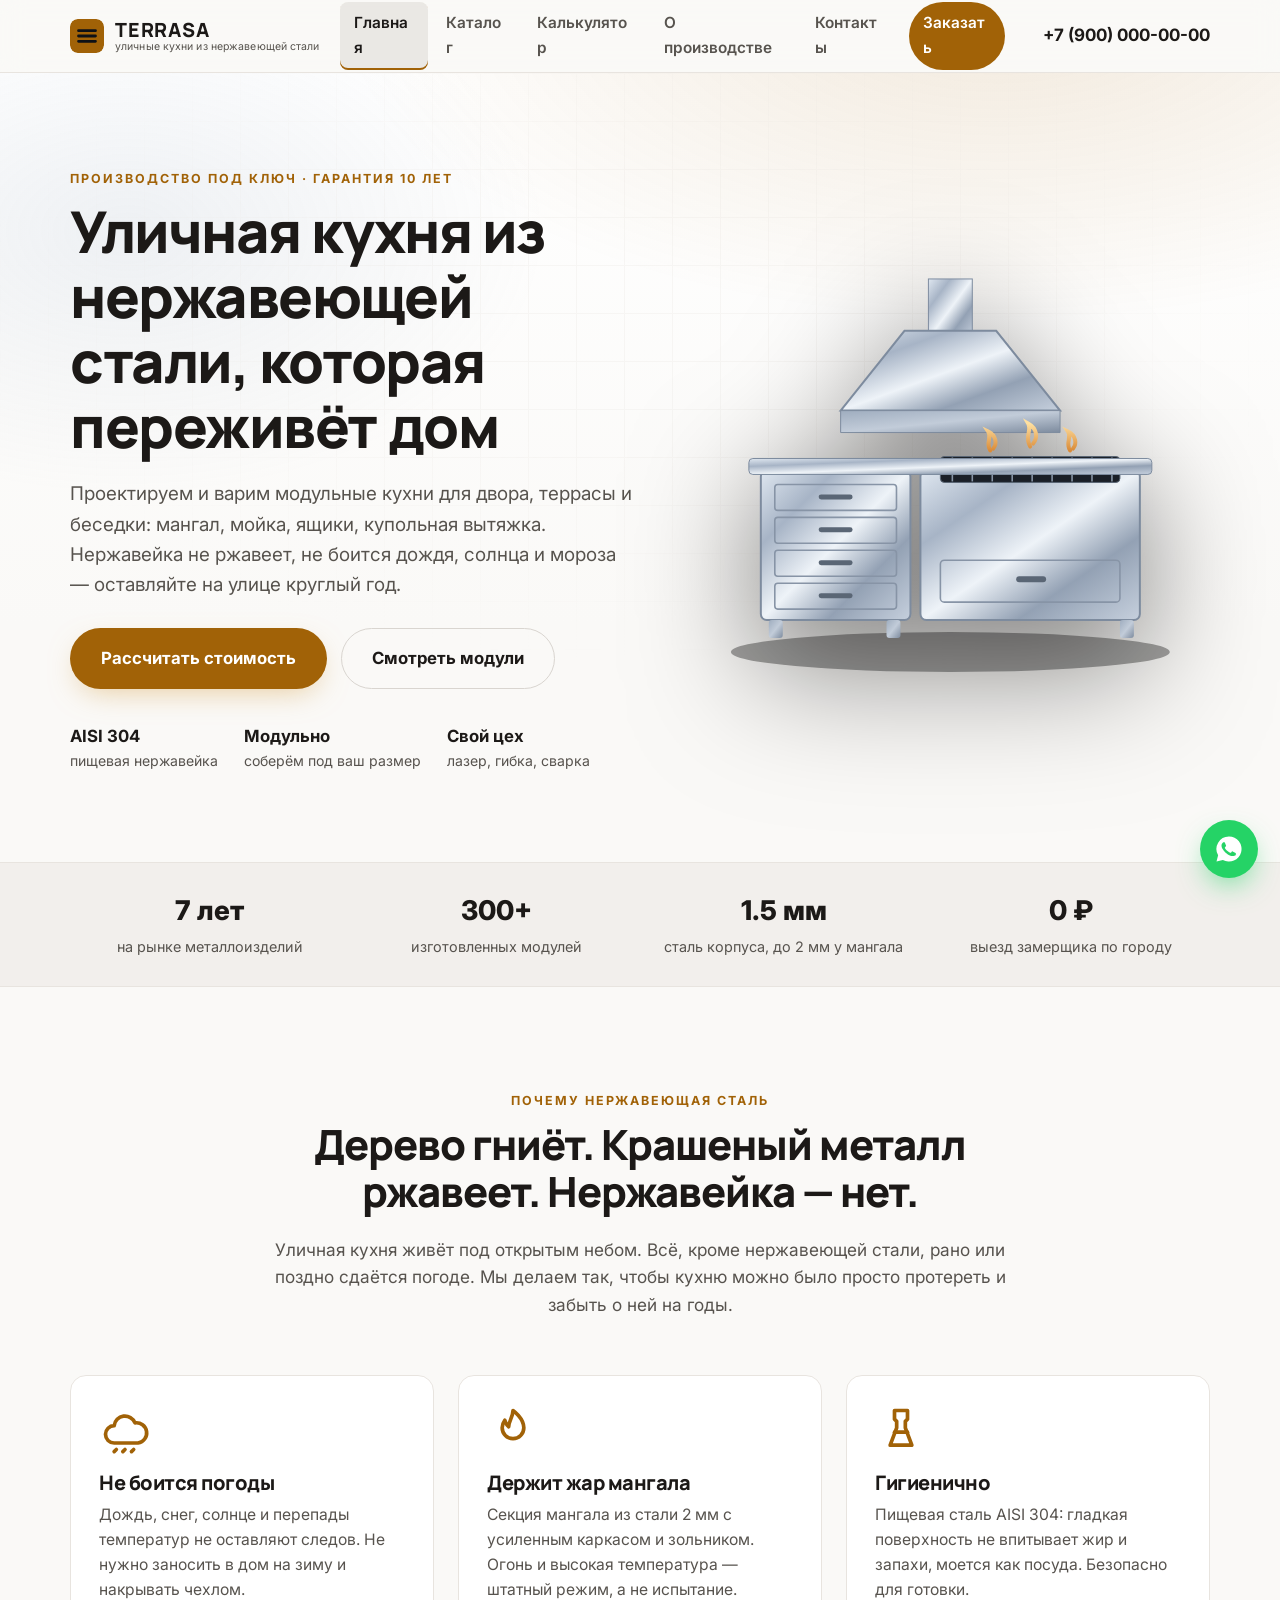
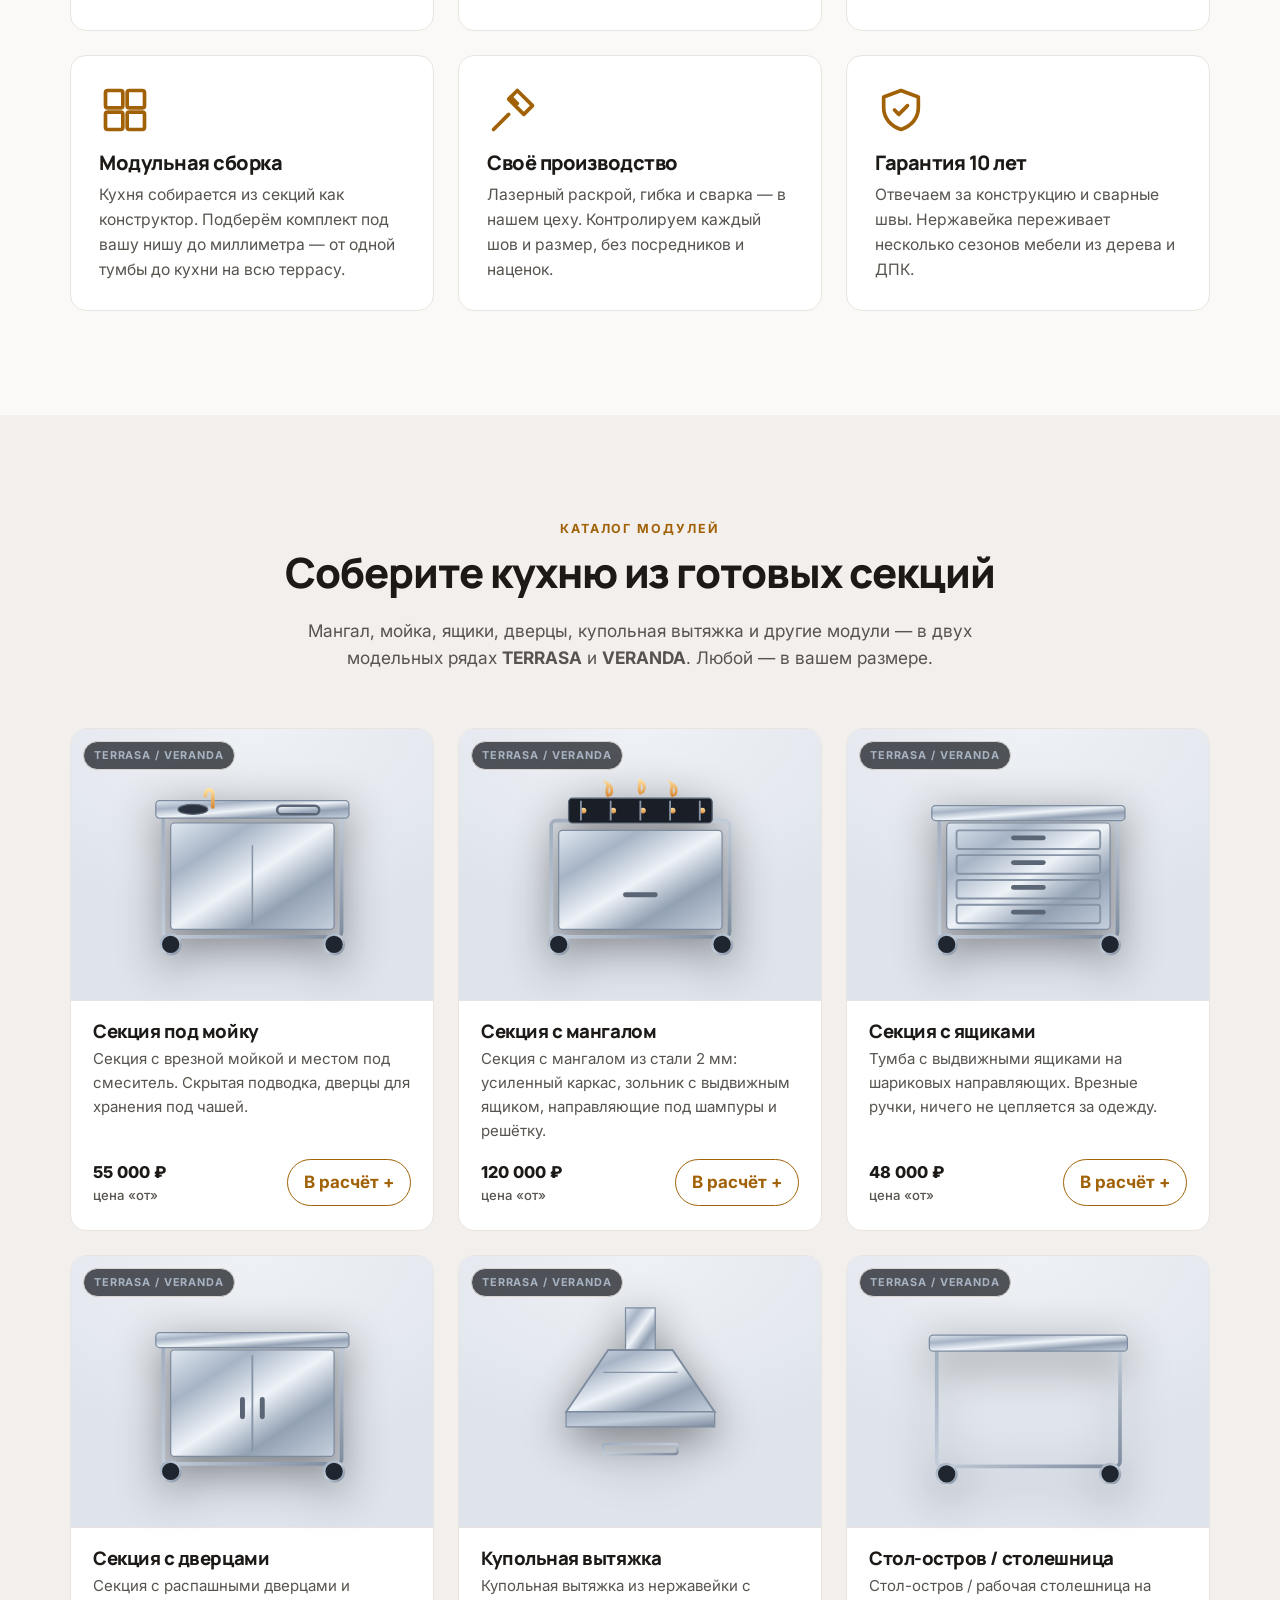
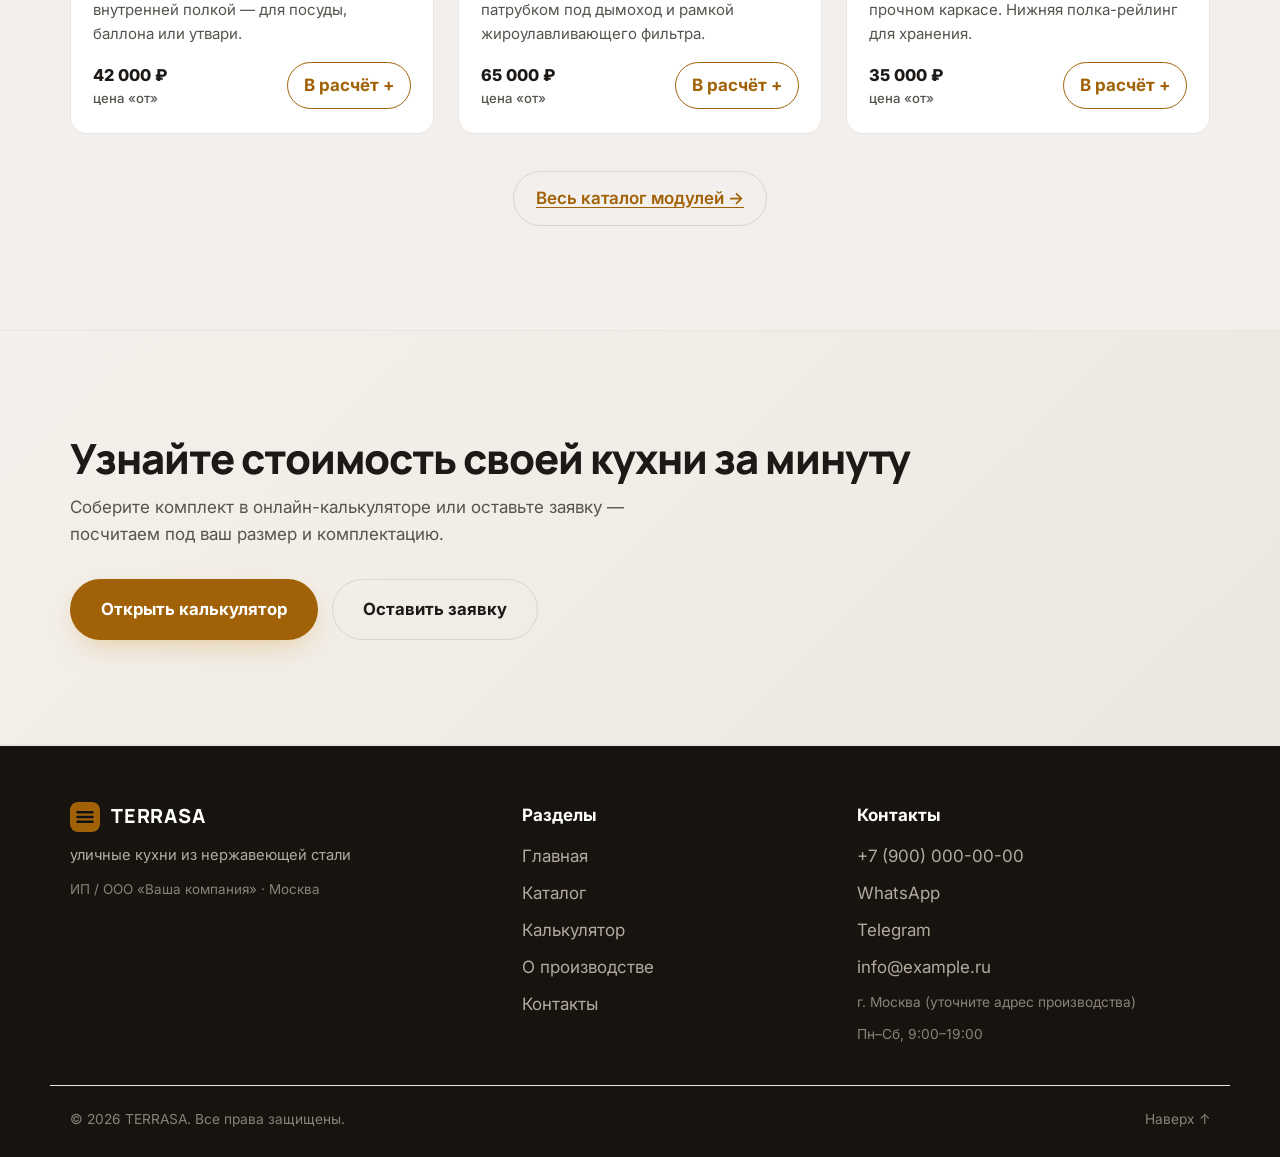
<file: website/index.html>
<!DOCTYPE html>
<html lang="ru">
<head>
  <meta charset="UTF-8" />
  <meta name="viewport" content="width=device-width, initial-scale=1.0" />
  <title>TERRASA — уличные кухни из нержавеющей стали на заказ</title>
  <meta name="description" content="Производство и продажа уличных кухонь из нержавеющей стали: секции с мангалом, мойкой, ящиками, купольные вытяжки. Не боятся дождя, солнца и мороза. Гарантия 10 лет." />
  <meta name="theme-color" content="#17130f" />
  <meta property="og:title" content="TERRASA — уличные кухни из нержавеющей стали" />
  <meta property="og:description" content="Модульные уличные кухни из нержавейки: мангал, мойка, вытяжка. Служат десятилетиями под открытым небом." />
  <meta property="og:type" content="website" />
  <link rel="icon" href="data:image/svg+xml,%3Csvg xmlns='http://www.w3.org/2000/svg' viewBox='0 0 32 32'%3E%3Crect width='32' height='32' rx='7' fill='%230e1116'/%3E%3Cpath d='M8 21h16M8 16h16M8 11h16' stroke='%23d7a44f' stroke-width='2.4' stroke-linecap='round'/%3E%3C/svg%3E" />
  <link rel="stylesheet" href="css/styles.css" />
</head>
<body id="top">
<div id="siteHeader"></div>

<main>
  <!-- ГЕРОЙ -->
  <section class="hero">
    <div class="hero-bg" aria-hidden="true"></div>
    <div class="container hero-inner">
      <div class="hero-text">
        <p class="eyebrow">Производство под ключ · Гарантия <span data-site="warranty">10 лет</span></p>
        <h1>Уличная кухня из нержавеющей стали, которая переживёт дом</h1>
        <p class="lead">
          Проектируем и варим модульные кухни для двора, террасы и беседки:
          мангал, мойка, ящики, купольная вытяжка. Нержавейка не ржавеет,
          не боится дождя, солнца и мороза — оставляйте на улице круглый год.
        </p>
        <div class="hero-actions">
          <a href="calculator.html" class="btn btn-primary btn-lg">Рассчитать стоимость</a>
          <a href="catalog.html" class="btn btn-ghost btn-lg">Смотреть модули</a>
        </div>
        <ul class="hero-badges">
          <li><b>AISI 304</b><span>пищевая нержавейка</span></li>
          <li><b>Модульно</b><span>соберём под ваш размер</span></li>
          <li><b>Свой цех</b><span>лазер, гибка, сварка</span></li>
        </ul>
      </div>
      <div class="hero-art" aria-hidden="true"><div id="heroArt"></div></div>
    </div>
  </section>

  <!-- ТРАСТБАР -->
  <section class="trustbar">
    <div class="container trustbar-inner">
      <div><b>7&nbsp;лет</b><span>на рынке металлоизделий</span></div>
      <div><b>300+</b><span>изготовленных модулей</span></div>
      <div><b>1.5&nbsp;мм</b><span>сталь корпуса, до&nbsp;2&nbsp;мм у мангала</span></div>
      <div><b>0&nbsp;₽</b><span>выезд замерщика по городу</span></div>
    </div>
  </section>

  <!-- ПРЕИМУЩЕСТВА -->
  <section class="section" id="advantages">
    <div class="container">
      <div class="section-head">
        <p class="eyebrow">Почему нержавеющая сталь</p>
        <h2>Дерево гниёт. Крашеный металл ржавеет. Нержавейка — нет.</h2>
        <p class="section-sub">Уличная кухня живёт под открытым небом. Всё, кроме нержавеющей стали, рано или поздно сдаётся погоде. Мы делаем так, чтобы кухню можно было просто протереть и забыть о ней на годы.</p>
      </div>
      <div class="cards adv-cards">
        <article class="card adv"><div class="adv-ico" data-icon="weather"></div><h3>Не боится погоды</h3><p>Дождь, снег, солнце и перепады температур не оставляют следов. Не нужно заносить в дом на зиму и накрывать чехлом.</p></article>
        <article class="card adv"><div class="adv-ico" data-icon="fire"></div><h3>Держит жар мангала</h3><p>Секция мангала из стали 2&nbsp;мм с усиленным каркасом и зольником. Огонь и высокая температура — штатный режим, а не испытание.</p></article>
        <article class="card adv"><div class="adv-ico" data-icon="hygiene"></div><h3>Гигиенично</h3><p>Пищевая сталь AISI&nbsp;304: гладкая поверхность не впитывает жир и запахи, моется как посуда. Безопасно для готовки.</p></article>
        <article class="card adv"><div class="adv-ico" data-icon="modular"></div><h3>Модульная сборка</h3><p>Кухня собирается из секций как конструктор. Подберём комплект под вашу нишу до миллиметра — от одной тумбы до кухни на всю террасу.</p></article>
        <article class="card adv"><div class="adv-ico" data-icon="weld"></div><h3>Своё производство</h3><p>Лазерный раскрой, гибка и сварка — в нашем цеху. Контролируем каждый шов и размер, без посредников и наценок.</p></article>
        <article class="card adv"><div class="adv-ico" data-icon="shield"></div><h3>Гарантия 10 лет</h3><p>Отвечаем за конструкцию и сварные швы. Нержавейка переживает несколько сезонов мебели из дерева и ДПК.</p></article>
      </div>
    </div>
  </section>

  <!-- ТИЗЕР КАТАЛОГА -->
  <section class="section section-alt">
    <div class="container">
      <div class="section-head">
        <p class="eyebrow">Каталог модулей</p>
        <h2>Соберите кухню из готовых секций</h2>
        <p class="section-sub">Мангал, мойка, ящики, дверцы, купольная вытяжка и другие модули — в двух модельных рядах <b>TERRASA</b> и <b>VERANDA</b>. Любой — в вашем размере.</p>
      </div>
      <div class="cards catalog-cards" id="featuredGrid"></div>
      <p class="catalog-note"><a href="catalog.html" class="btn btn-ghost">Весь каталог модулей →</a></p>
    </div>
  </section>

  <!-- CTA -->
  <section class="section cta-band">
    <div class="container cta-inner">
      <div>
        <h2>Узнайте стоимость своей кухни за минуту</h2>
        <p>Соберите комплект в онлайн-калькуляторе или оставьте заявку — посчитаем под ваш размер и комплектацию.</p>
      </div>
      <div class="cta-actions">
        <a href="calculator.html" class="btn btn-primary btn-lg">Открыть калькулятор</a>
        <a href="contacts.html" class="btn btn-ghost btn-lg">Оставить заявку</a>
      </div>
    </div>
  </section>
</main>

<div id="siteFooter"></div>
<script src="js/config.js"></script>
<script src="js/app.js"></script>
</body>
</html>
</file>
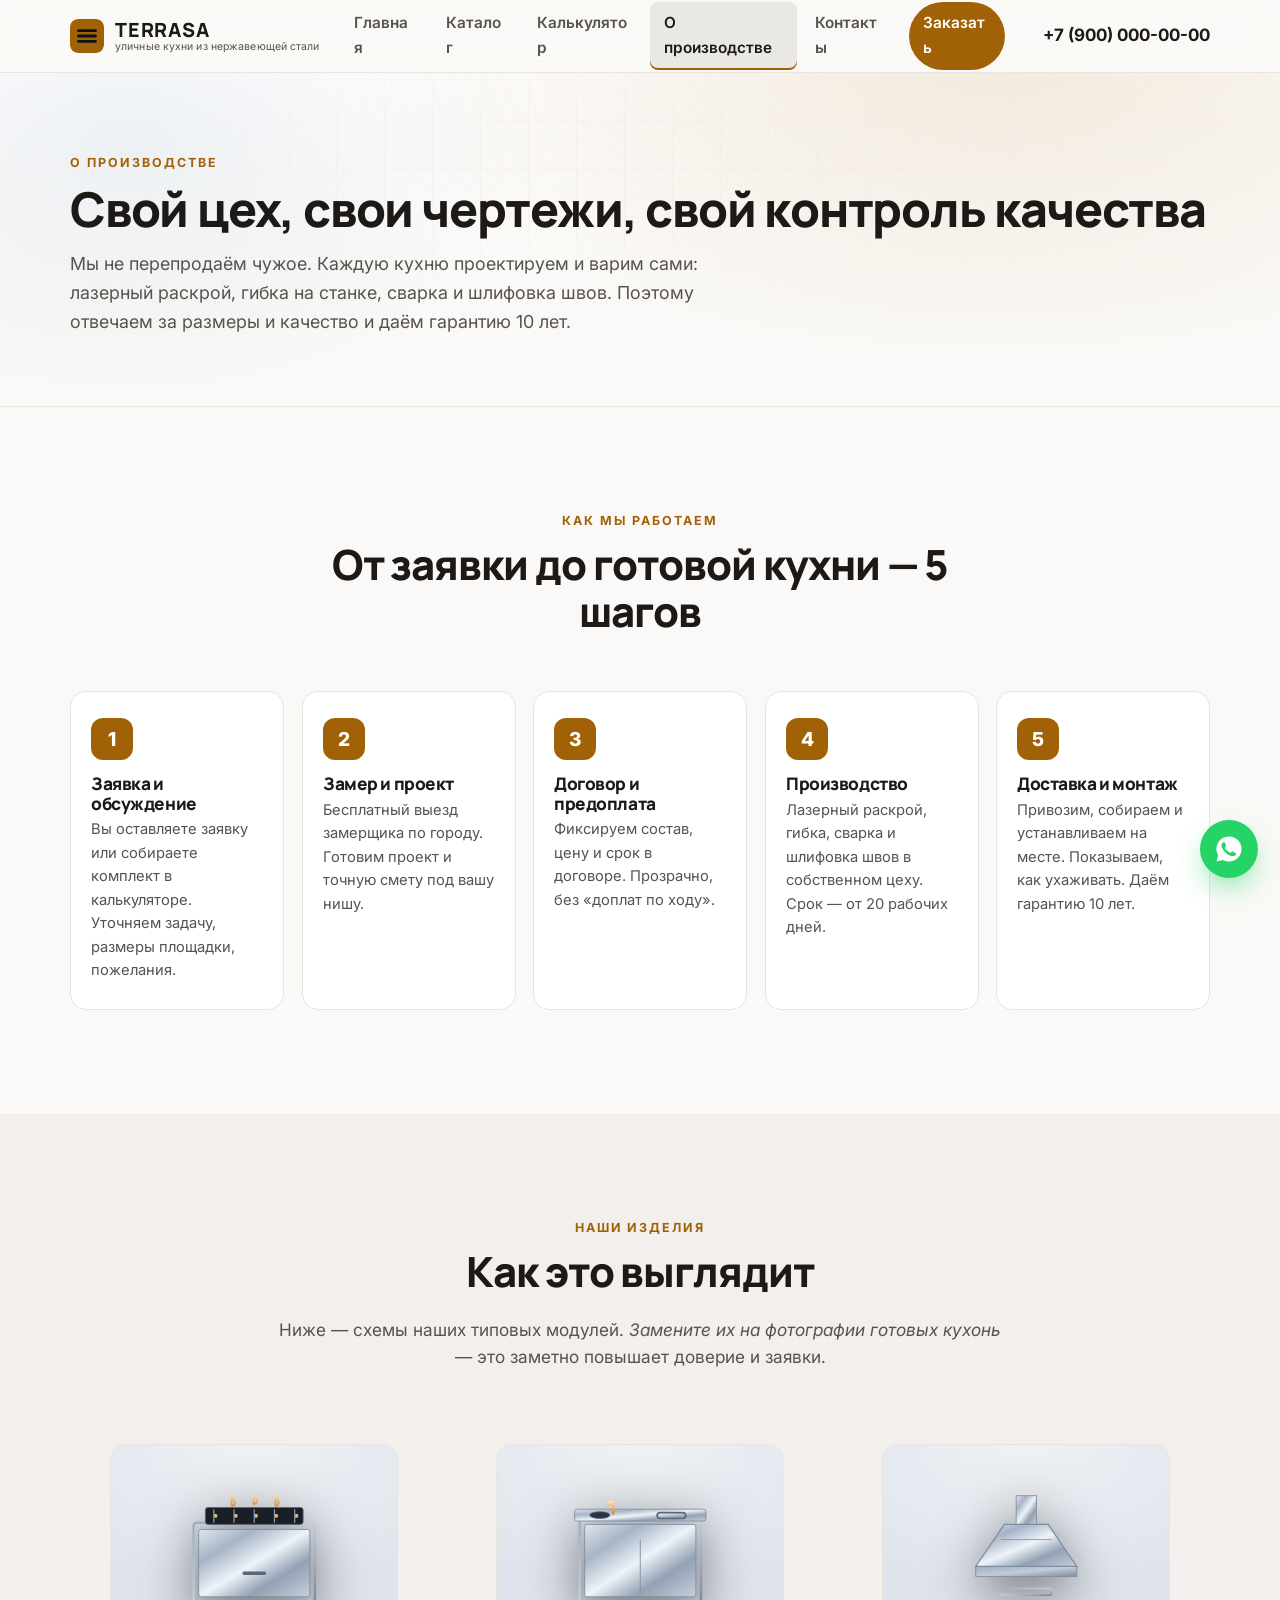
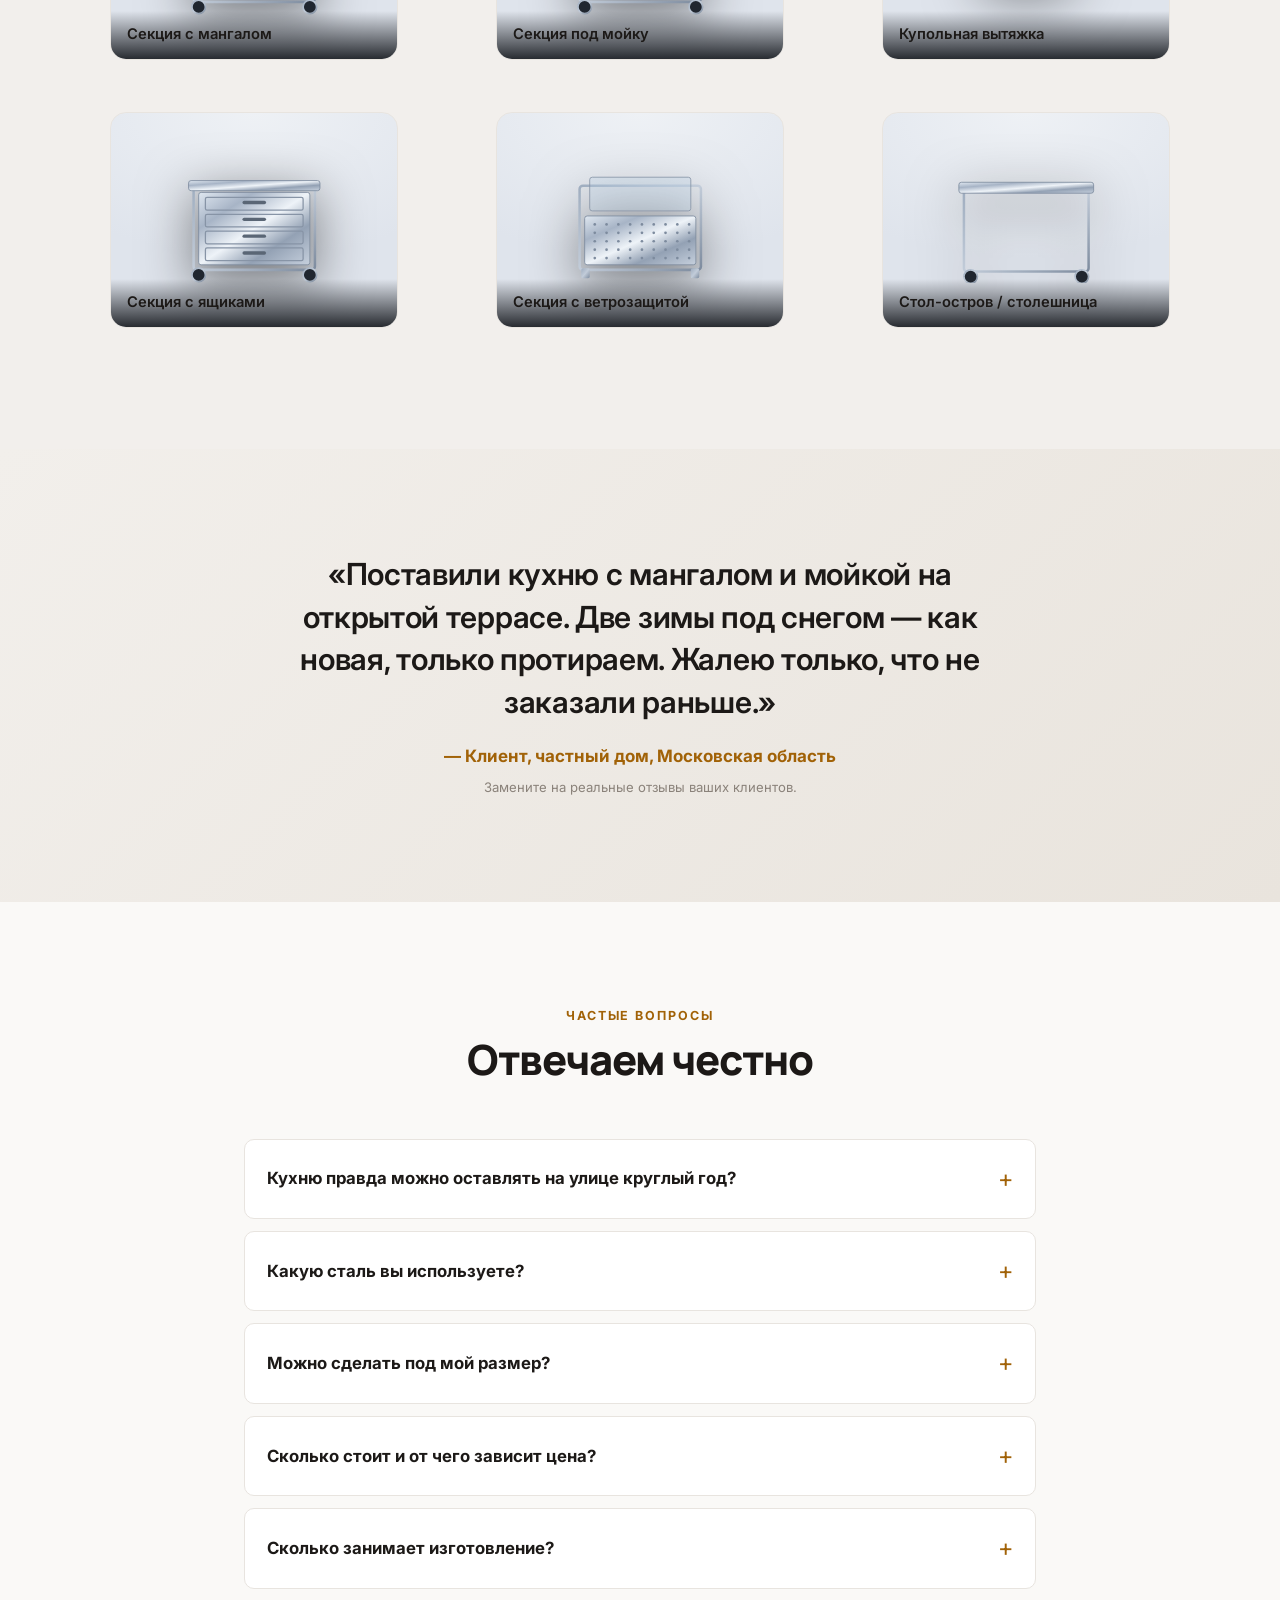
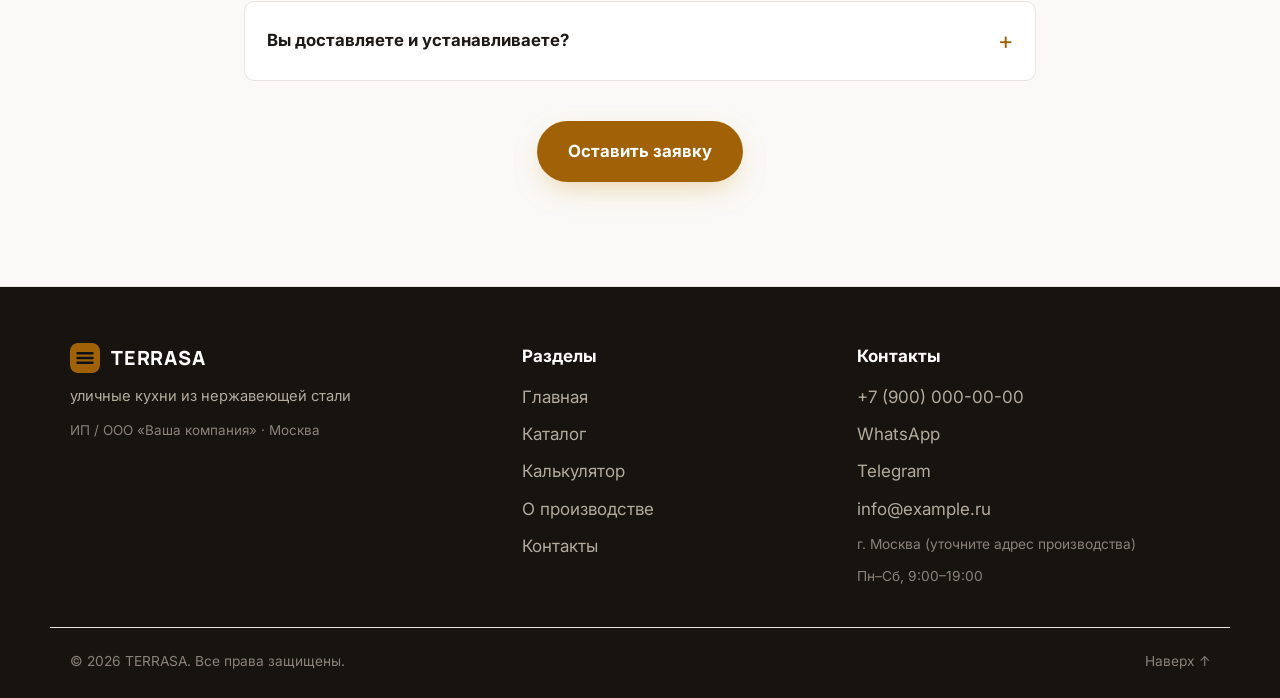
<file: website/about.html>
<!DOCTYPE html>
<html lang="ru">
<head>
  <meta charset="UTF-8" />
  <meta name="viewport" content="width=device-width, initial-scale=1.0" />
  <title>О производстве и как мы работаем | TERRASA</title>
  <meta name="description" content="Собственное производство уличных кухонь из нержавеющей стали: лазерный раскрой, гибка, сварка. Как проходит заказ — от замера до монтажа. Частые вопросы и гарантия 10 лет." />
  <meta name="theme-color" content="#17130f" />
  <link rel="icon" href="data:image/svg+xml,%3Csvg xmlns='http://www.w3.org/2000/svg' viewBox='0 0 32 32'%3E%3Crect width='32' height='32' rx='7' fill='%230e1116'/%3E%3Cpath d='M8 21h16M8 16h16M8 11h16' stroke='%23d7a44f' stroke-width='2.4' stroke-linecap='round'/%3E%3C/svg%3E" />
  <link rel="stylesheet" href="css/styles.css" />
</head>
<body id="top">
<div id="siteHeader"></div>

<main>
  <section class="page-hero">
    <div class="hero-bg" aria-hidden="true"></div>
    <div class="container">
      <p class="eyebrow">О производстве</p>
      <h1>Свой цех, свои чертежи, свой контроль качества</h1>
      <p class="lead">Мы не перепродаём чужое. Каждую кухню проектируем и варим сами: лазерный раскрой, гибка на станке, сварка и шлифовка швов. Поэтому отвечаем за размеры и качество и даём гарантию <span data-site="warranty">10 лет</span>.</p>
    </div>
  </section>

  <!-- КАК РАБОТАЕМ -->
  <section class="section" id="process">
    <div class="container">
      <div class="section-head">
        <p class="eyebrow">Как мы работаем</p>
        <h2>От заявки до готовой кухни — 5 шагов</h2>
      </div>
      <ol class="steps">
        <li class="step"><span class="step-num">1</span><h3>Заявка и обсуждение</h3><p>Вы оставляете заявку или собираете комплект в калькуляторе. Уточняем задачу, размеры площадки, пожелания.</p></li>
        <li class="step"><span class="step-num">2</span><h3>Замер и проект</h3><p>Бесплатный выезд замерщика по городу. Готовим проект и точную смету под вашу нишу.</p></li>
        <li class="step"><span class="step-num">3</span><h3>Договор и предоплата</h3><p>Фиксируем состав, цену и срок в договоре. Прозрачно, без «доплат по ходу».</p></li>
        <li class="step"><span class="step-num">4</span><h3>Производство</h3><p>Лазерный раскрой, гибка, сварка и шлифовка швов в собственном цеху. Срок — <span data-site="leadTime">от 20 рабочих дней</span>.</p></li>
        <li class="step"><span class="step-num">5</span><h3>Доставка и монтаж</h3><p>Привозим, собираем и устанавливаем на месте. Показываем, как ухаживать. Даём гарантию <span data-site="warranty">10 лет</span>.</p></li>
      </ol>
    </div>
  </section>

  <!-- ГАЛЕРЕЯ -->
  <section class="section section-alt" id="gallery">
    <div class="container">
      <div class="section-head">
        <p class="eyebrow">Наши изделия</p>
        <h2>Как это выглядит</h2>
        <p class="section-sub">Ниже — схемы наших типовых модулей. <em>Замените их на фотографии готовых кухонь</em> — это заметно повышает доверие и заявки.</p>
      </div>
      <div class="gallery-grid" id="galleryGrid"></div>
    </div>
  </section>

  <!-- ЦИТАТА -->
  <section class="section section-quote">
    <div class="container quote-inner">
      <blockquote>«Поставили кухню с мангалом и мойкой на открытой террасе. Две зимы под снегом — как новая, только протираем. Жалею только, что не заказали раньше.»</blockquote>
      <p class="quote-author">— Клиент, частный дом, Московская область</p>
      <p class="quote-hint">Замените на реальные отзывы ваших клиентов.</p>
    </div>
  </section>

  <!-- FAQ -->
  <section class="section" id="faq">
    <div class="container faq-container">
      <div class="section-head">
        <p class="eyebrow">Частые вопросы</p>
        <h2>Отвечаем честно</h2>
      </div>
      <div class="faq">
        <details class="faq-item"><summary>Кухню правда можно оставлять на улице круглый год?</summary><div class="faq-body"><p>Да. Нержавеющая сталь не ржавеет и не боится влаги, мороза и солнца. Заносить в дом или накрывать не нужно. Достаточно иногда протирать поверхность.</p></div></details>
        <details class="faq-item"><summary>Какую сталь вы используете?</summary><div class="faq-body"><p>Пищевую нержавеющую сталь AISI 304. Корпус — обычно 1.0–1.5 мм, секция мангала и детали, работающие в огне, — 2 мм с усиленным каркасом из профильной трубы.</p></div></details>
        <details class="faq-item"><summary>Можно сделать под мой размер?</summary><div class="faq-body"><p>Да, это наша основная работа. Кухня модульная: подбираем состав и размеры секций под вашу нишу до миллиметра. Работаем и по индивидуальным чертежам.</p></div></details>
        <details class="faq-item"><summary>Сколько стоит и от чего зависит цена?</summary><div class="faq-body"><p>Цена зависит от состава кухни, размеров, толщины стали и оснащения (мойка, вытяжка, мангал). Прикинуть порядок суммы можно в <a href="calculator.html">калькуляторе</a>, точную смету дадим после замера.</p></div></details>
        <details class="faq-item"><summary>Сколько занимает изготовление?</summary><div class="faq-body"><p>Обычно <span data-site="leadTime">от 20 рабочих дней</span> в зависимости от загрузки цеха и сложности комплекта. Точный срок фиксируем в договоре.</p></div></details>
        <details class="faq-item"><summary>Вы доставляете и устанавливаете?</summary><div class="faq-body"><p>Да. Привозим, собираем и устанавливаем на месте, показываем правила ухода. По удалённым адресам доставку рассчитываем отдельно.</p></div></details>
      </div>

      <div class="cta-inline">
        <a href="contacts.html" class="btn btn-primary btn-lg">Оставить заявку</a>
      </div>
    </div>
  </section>
</main>

<div id="siteFooter"></div>
<script src="js/config.js"></script>
<script src="js/app.js"></script>
</body>
</html>
</file>
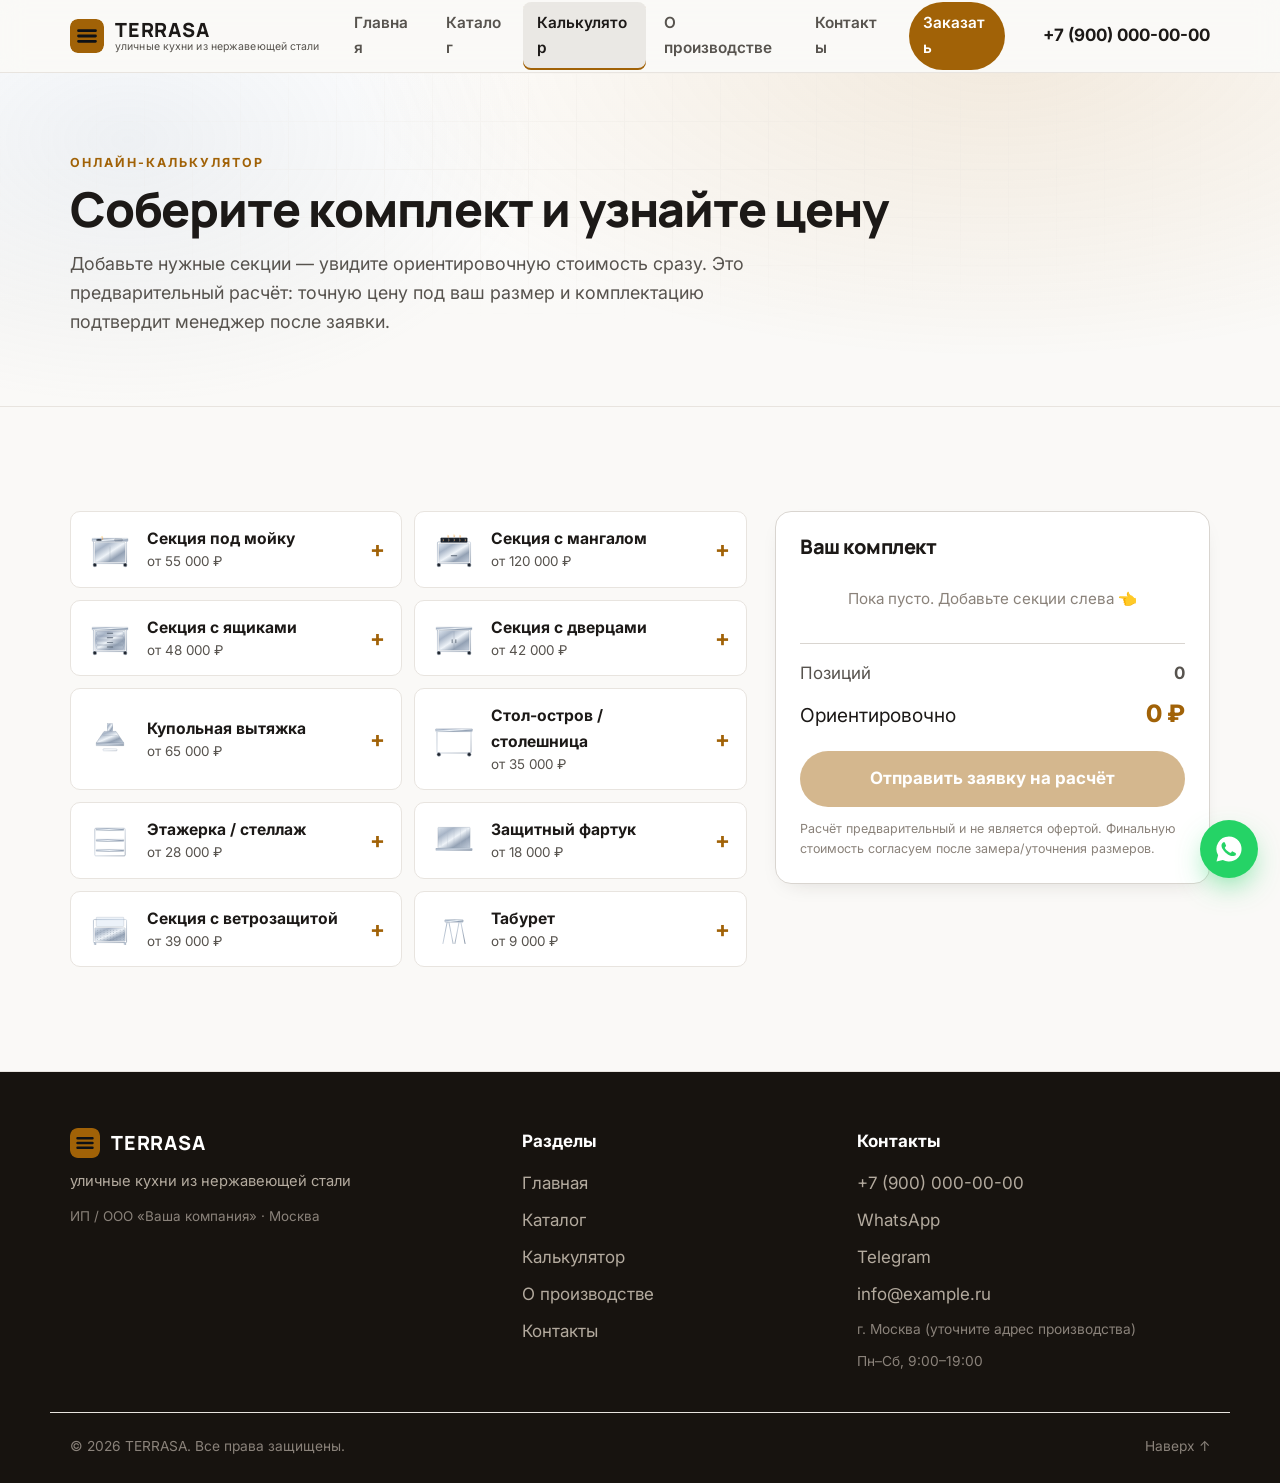
<file: website/calculator.html>
<!DOCTYPE html>
<html lang="ru">
<head>
  <meta charset="UTF-8" />
  <meta name="viewport" content="width=device-width, initial-scale=1.0" />
  <title>Калькулятор стоимости уличной кухни | TERRASA</title>
  <meta name="description" content="Онлайн-калькулятор уличной кухни из нержавеющей стали: соберите комплект из модулей и узнайте ориентировочную стоимость за минуту." />
  <meta name="theme-color" content="#17130f" />
  <link rel="icon" href="data:image/svg+xml,%3Csvg xmlns='http://www.w3.org/2000/svg' viewBox='0 0 32 32'%3E%3Crect width='32' height='32' rx='7' fill='%230e1116'/%3E%3Cpath d='M8 21h16M8 16h16M8 11h16' stroke='%23d7a44f' stroke-width='2.4' stroke-linecap='round'/%3E%3C/svg%3E" />
  <link rel="stylesheet" href="css/styles.css" />
</head>
<body id="top">
<div id="siteHeader"></div>

<main>
  <section class="page-hero">
    <div class="hero-bg" aria-hidden="true"></div>
    <div class="container">
      <p class="eyebrow">Онлайн-калькулятор</p>
      <h1>Соберите комплект и узнайте цену</h1>
      <p class="lead">Добавьте нужные секции — увидите ориентировочную стоимость сразу. Это предварительный расчёт: точную цену под ваш размер и комплектацию подтвердит менеджер после заявки.</p>
    </div>
  </section>

  <section class="section">
    <div class="container">
      <div class="configurator">
        <div class="config-catalog" id="configCatalog"></div>

        <aside class="config-cart" id="configCart" aria-live="polite">
          <h3>Ваш комплект</h3>
          <ul class="cart-list" id="cartList">
            <li class="cart-empty">Пока пусто. Добавьте секции слева&nbsp;👈</li>
          </ul>
          <div class="cart-summary">
            <div class="cart-row"><span>Позиций</span><b id="cartCount">0</b></div>
            <div class="cart-row cart-total"><span>Ориентировочно</span><b id="cartTotal">0&nbsp;₽</b></div>
          </div>
          <button class="btn btn-primary btn-block" id="cartOrder" disabled>Отправить заявку на расчёт</button>
          <p class="cart-disclaimer">Расчёт предварительный и не является офертой. Финальную стоимость согласуем после замера/уточнения размеров.</p>
        </aside>
      </div>
    </div>
  </section>
</main>

<div id="siteFooter"></div>
<script src="js/config.js"></script>
<script src="js/app.js"></script>
</body>
</html>
</file>
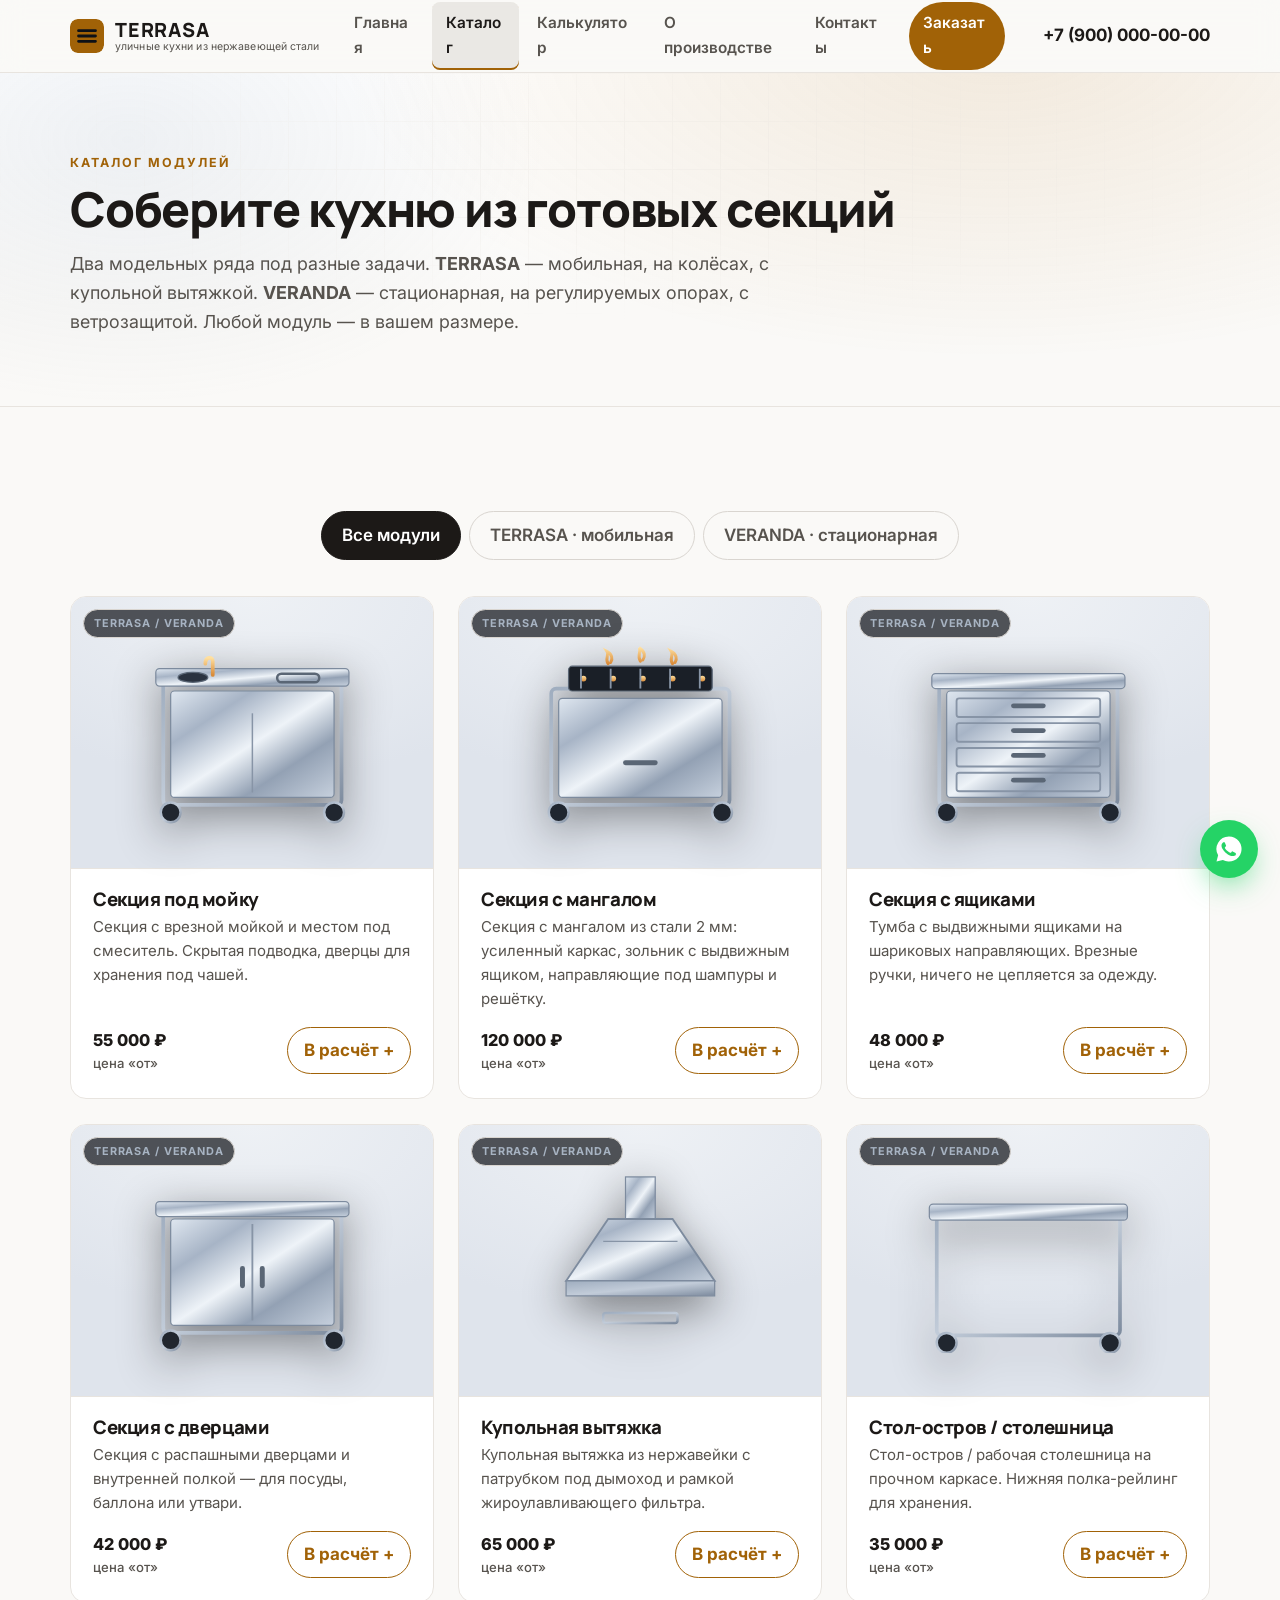
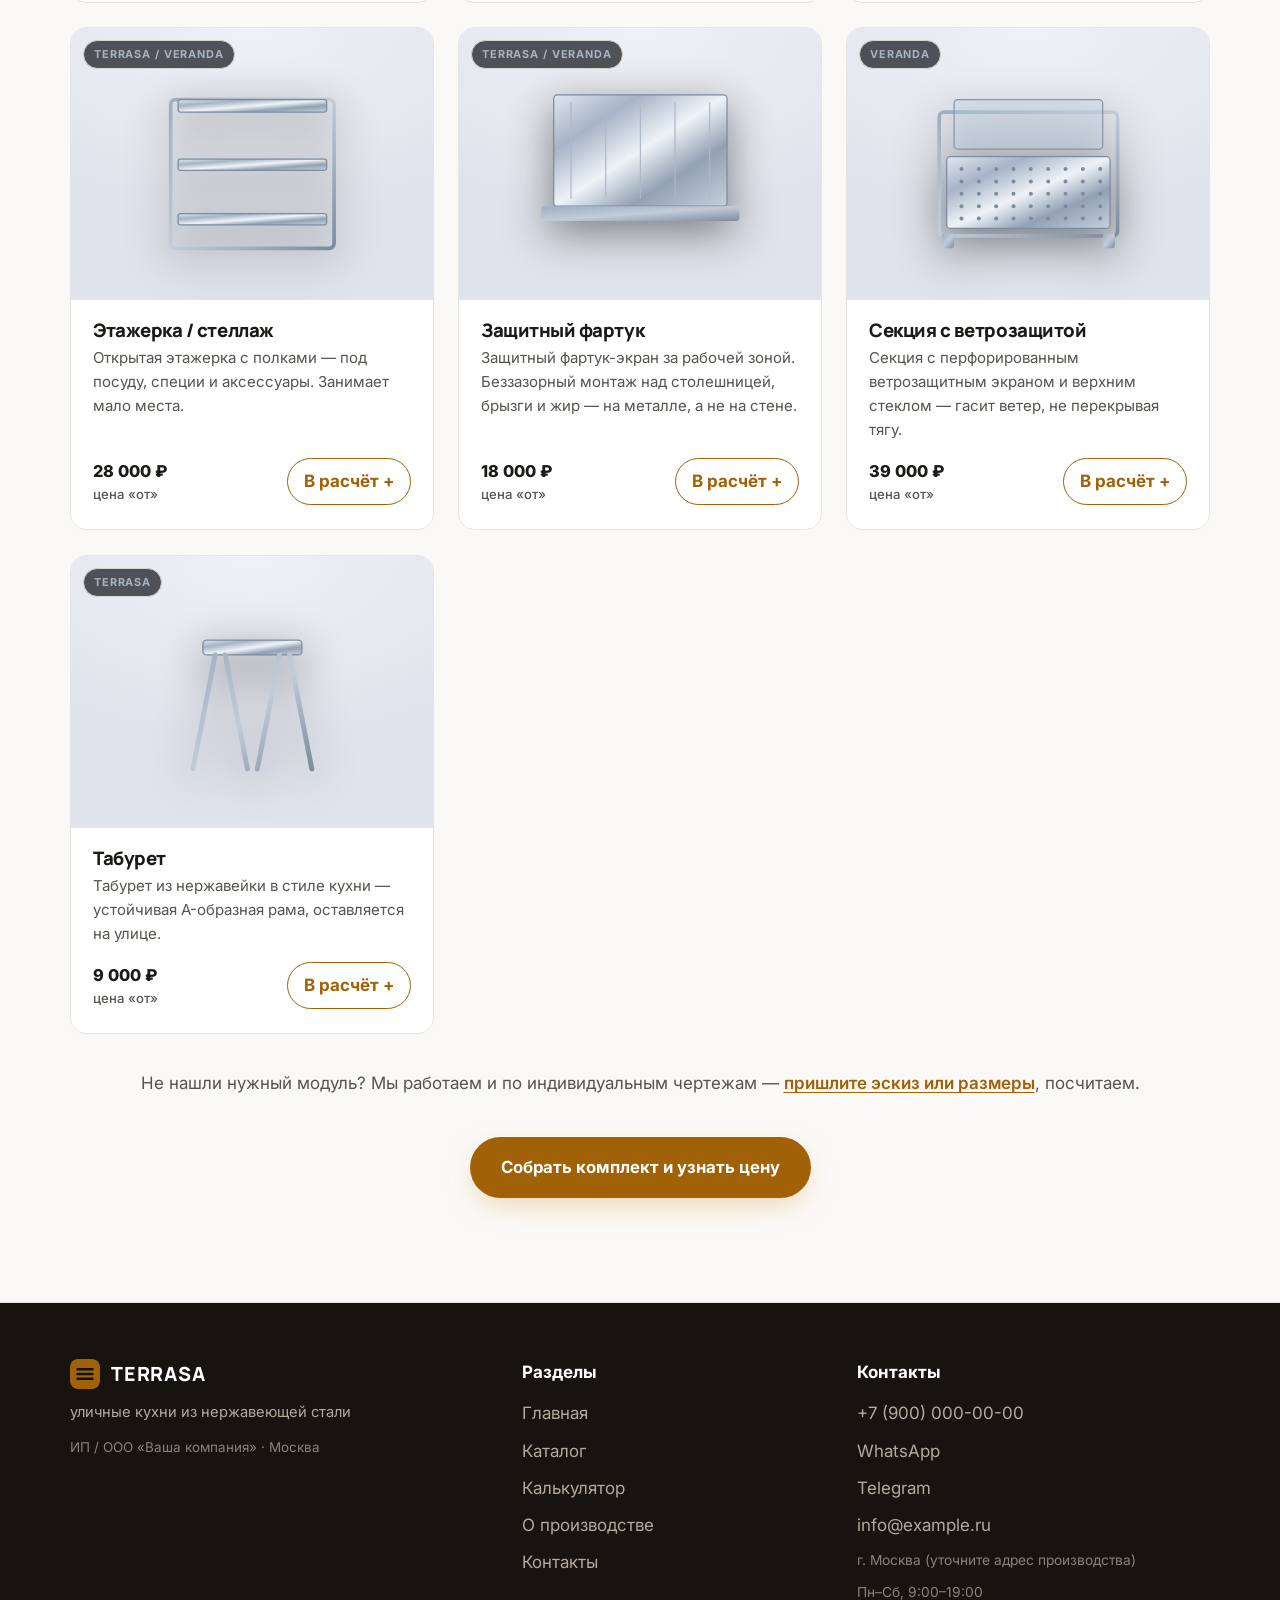
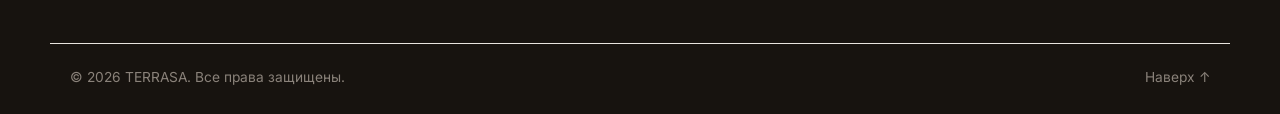
<file: website/catalog.html>
<!DOCTYPE html>
<html lang="ru">
<head>
  <meta charset="UTF-8" />
  <meta name="viewport" content="width=device-width, initial-scale=1.0" />
  <title>Каталог модулей — уличные кухни из нержавейки | TERRASA</title>
  <meta name="description" content="Каталог модулей уличной кухни из нержавеющей стали: секция с мангалом, под мойку, с ящиками, дверцами, купольная вытяжка, фартук, ветрозащита. Серии TERRASA и VERANDA." />
  <meta name="theme-color" content="#17130f" />
  <link rel="icon" href="data:image/svg+xml,%3Csvg xmlns='http://www.w3.org/2000/svg' viewBox='0 0 32 32'%3E%3Crect width='32' height='32' rx='7' fill='%230e1116'/%3E%3Cpath d='M8 21h16M8 16h16M8 11h16' stroke='%23d7a44f' stroke-width='2.4' stroke-linecap='round'/%3E%3C/svg%3E" />
  <link rel="stylesheet" href="css/styles.css" />
</head>
<body id="top">
<div id="siteHeader"></div>

<main>
  <section class="page-hero">
    <div class="hero-bg" aria-hidden="true"></div>
    <div class="container">
      <p class="eyebrow">Каталог модулей</p>
      <h1>Соберите кухню из готовых секций</h1>
      <p class="lead">Два модельных ряда под разные задачи. <b>TERRASA</b> — мобильная, на колёсах, с купольной вытяжкой. <b>VERANDA</b> — стационарная, на регулируемых опорах, с ветрозащитой. Любой модуль — в вашем размере.</p>
    </div>
  </section>

  <section class="section">
    <div class="container">
      <div class="series-tabs" role="tablist" aria-label="Модельные ряды">
        <button class="series-tab is-active" data-series="all" role="tab" aria-selected="true">Все модули</button>
        <button class="series-tab" data-series="TERRASA" role="tab" aria-selected="false">TERRASA · мобильная</button>
        <button class="series-tab" data-series="VERANDA" role="tab" aria-selected="false">VERANDA · стационарная</button>
      </div>

      <div class="cards catalog-cards" id="catalogGrid"></div>

      <p class="catalog-note">
        Не нашли нужный модуль? Мы работаем и по индивидуальным чертежам —
        <a href="contacts.html">пришлите эскиз или размеры</a>, посчитаем.
      </p>

      <div class="cta-inline">
        <a href="calculator.html" class="btn btn-primary btn-lg">Собрать комплект и узнать цену</a>
      </div>
    </div>
  </section>
</main>

<div id="siteFooter"></div>
<script src="js/config.js"></script>
<script src="js/app.js"></script>
</body>
</html>
</file>
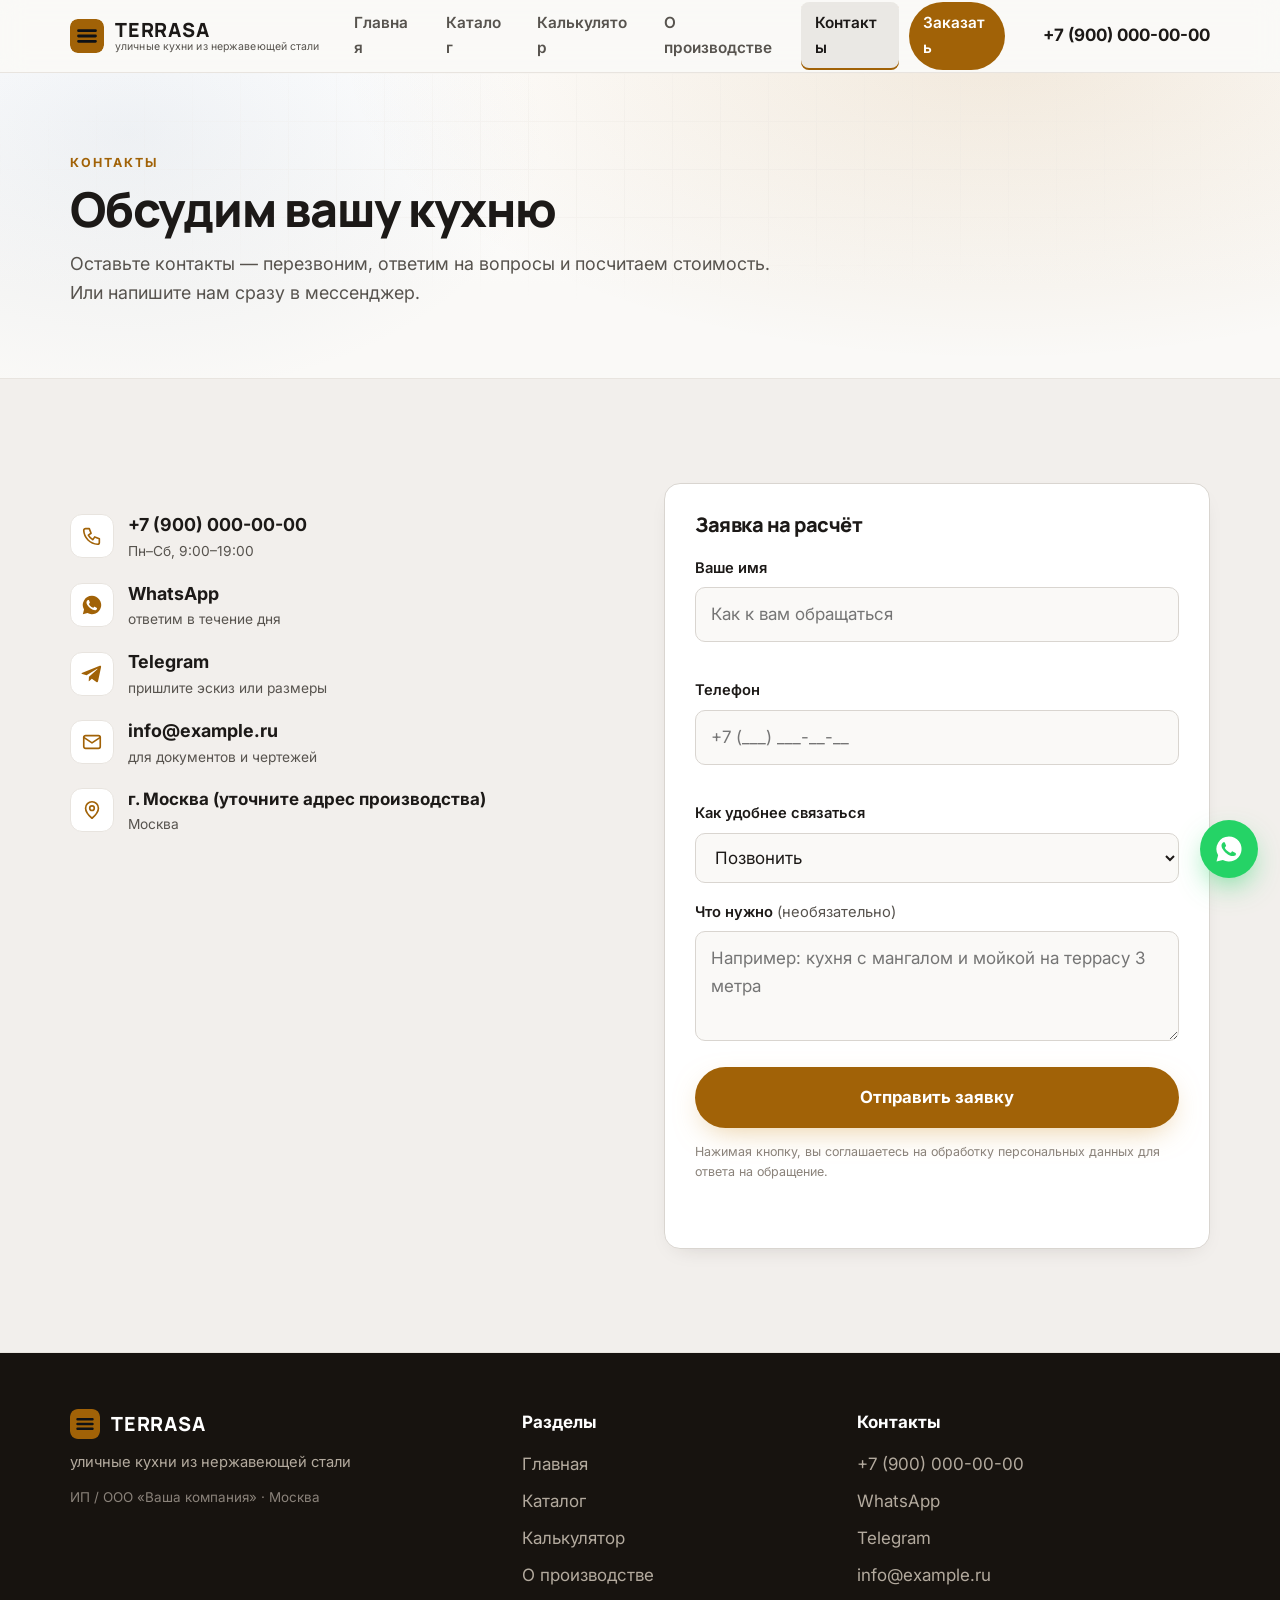
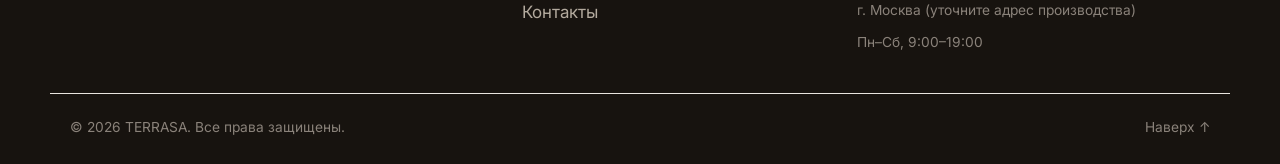
<file: website/contacts.html>
<!DOCTYPE html>
<html lang="ru">
<head>
  <meta charset="UTF-8" />
  <meta name="viewport" content="width=device-width, initial-scale=1.0" />
  <title>Контакты и заявка на расчёт | TERRASA</title>
  <meta name="description" content="Оставьте заявку на уличную кухню из нержавеющей стали: перезвоним, ответим на вопросы и посчитаем стоимость. Телефон, WhatsApp, Telegram." />
  <meta name="theme-color" content="#17130f" />
  <link rel="icon" href="data:image/svg+xml,%3Csvg xmlns='http://www.w3.org/2000/svg' viewBox='0 0 32 32'%3E%3Crect width='32' height='32' rx='7' fill='%230e1116'/%3E%3Cpath d='M8 21h16M8 16h16M8 11h16' stroke='%23d7a44f' stroke-width='2.4' stroke-linecap='round'/%3E%3C/svg%3E" />
  <link rel="stylesheet" href="css/styles.css" />
</head>
<body id="top">
<div id="siteHeader"></div>

<main>
  <section class="page-hero">
    <div class="hero-bg" aria-hidden="true"></div>
    <div class="container">
      <p class="eyebrow">Контакты</p>
      <h1>Обсудим вашу кухню</h1>
      <p class="lead">Оставьте контакты — перезвоним, ответим на вопросы и посчитаем стоимость. Или напишите нам сразу в мессенджер.</p>
    </div>
  </section>

  <section class="section section-contact" id="contact">
    <div class="container contact-grid">
      <div class="contact-info">
        <ul class="contact-list">
          <li>
            <span class="ci-ico" data-icon="phone"></span>
            <a data-phone-link href="#"><b data-site="phonePretty">+7 (900) 000-00-00</b></a>
            <em data-site="workingHours">Пн–Сб, 9:00–19:00</em>
          </li>
          <li>
            <span class="ci-ico" data-icon="whatsapp"></span>
            <a data-whatsapp-link href="#" target="_blank" rel="noopener"><b>WhatsApp</b></a>
            <em>ответим в течение дня</em>
          </li>
          <li>
            <span class="ci-ico" data-icon="telegram"></span>
            <a data-telegram-link href="#" target="_blank" rel="noopener"><b>Telegram</b></a>
            <em>пришлите эскиз или размеры</em>
          </li>
          <li>
            <span class="ci-ico" data-icon="mail"></span>
            <a data-email-link href="#"><b data-site="email">info@example.ru</b></a>
            <em>для документов и чертежей</em>
          </li>
          <li>
            <span class="ci-ico" data-icon="pin"></span>
            <span><b data-site="address">г. Москва</b></span>
            <em data-site="city">Москва</em>
          </li>
        </ul>
      </div>

      <form class="lead-form" id="leadForm" novalidate>
        <h3>Заявка на расчёт</h3>
        <p class="kit-hint" id="kitHint" style="display:none"></p>

        <div class="field">
          <label for="lf-name">Ваше имя</label>
          <input type="text" id="lf-name" name="name" autocomplete="name" required placeholder="Как к вам обращаться" />
          <span class="field-error" data-error-for="name"></span>
        </div>

        <div class="field">
          <label for="lf-phone">Телефон</label>
          <input type="tel" id="lf-phone" name="phone" autocomplete="tel" required inputmode="tel" placeholder="+7 (___) ___-__-__" />
          <span class="field-error" data-error-for="phone"></span>
        </div>

        <div class="field">
          <label for="lf-contact">Как удобнее связаться</label>
          <select id="lf-contact" name="channel">
            <option value="Телефон">Позвонить</option>
            <option value="WhatsApp">WhatsApp</option>
            <option value="Telegram">Telegram</option>
          </select>
        </div>

        <div class="field">
          <label for="lf-msg">Что нужно <span class="muted">(необязательно)</span></label>
          <textarea id="lf-msg" name="message" rows="3" placeholder="Например: кухня с мангалом и мойкой на террасу 3 метра"></textarea>
        </div>

        <input type="text" name="company_hp" class="hp" tabindex="-1" autocomplete="off" aria-hidden="true" />
        <input type="hidden" name="kit" id="lf-kit" />

        <button type="submit" class="btn btn-primary btn-block btn-lg">Отправить заявку</button>
        <p class="form-consent">Нажимая кнопку, вы соглашаетесь на обработку персональных данных для ответа на обращение.</p>
        <p class="form-status" id="formStatus" role="status" aria-live="polite"></p>
      </form>
    </div>
  </section>
</main>

<div id="siteFooter"></div>
<script src="js/config.js"></script>
<script src="js/app.js"></script>
</body>
</html>
</file>
<file: website/css/styles.css>
/* =========================================================================
   TERRASA — уличные кухни из нержавеющей стали
   Дизайн-система: графит + сталь + акцент «огонь» (медь/охра)
   ========================================================================= */

:root {
  /* Палитра — тёплый графит-камень + латунь/золото (премиум) */
  --bg:        #17130f;   /* тёплый почти-чёрный */
  --bg-2:      #1e1913;   /* панель */
  --bg-3:      #251f18;   /* карточка */
  --line:      #3b332a;   /* границы */
  --line-soft: #2c261f;
  --text:      #f4f0ea;   /* тёплый белый */
  --muted:     #b3aa9e;   /* второстепенный */
  --muted-2:   #7f776b;
  --accent:    #d7a44f;   /* латунь/золото (CTA) */
  --accent-2:  #e6bb6e;   /* светлее (hover) */
  --accent-ink:#1a1510;   /* тёмный текст на золотой кнопке */
  --steel:     #a7b3c2;   /* холодный сталь-акцент (нержавейка) */
  --ok:        #5cbf86;
  --err:       #e5695f;

  /* Металлический градиент (нержавейка) */
  --steel-grad: linear-gradient(135deg, #cfd8e3 0%, #9aa7b8 22%, #eef3f8 40%, #8b98a9 60%, #c3cede 82%, #9aa7b8 100%);

  /* Типографика — Manrope (заголовки) + Inter (текст), с системным фолбэком */
  --font: "Inter", "Segoe UI", -apple-system, BlinkMacSystemFont, Roboto, "Helvetica Neue", Arial, sans-serif;
  --font-display: "Manrope", "Inter", "Segoe UI", -apple-system, BlinkMacSystemFont, Arial, sans-serif;

  /* Размеры */
  --maxw: 1180px;
  --radius: 16px;
  --radius-sm: 10px;
  --gap: 24px;
  --shadow: 0 18px 50px -20px rgba(0,0,0,.65);
  --shadow-sm: 0 8px 24px -12px rgba(0,0,0,.6);
  --header-h: 72px;
}

/* --- Сброс --- */
*, *::before, *::after { box-sizing: border-box; }
html { scroll-behavior: smooth; scroll-padding-top: calc(var(--header-h) + 12px); -webkit-text-size-adjust: 100%; }
body {
  margin: 0;
  font-family: var(--font);
  background: var(--bg);
  color: var(--text);
  line-height: 1.6;
  font-size: 17px;
  -webkit-font-smoothing: antialiased;
  overflow-x: hidden;
  overflow-wrap: break-word;
  word-break: break-word;
}
/* Не давать грид-трекам раздуваться из-за длинных слов/токенов */
.hero-inner > *, .contact-grid > *, .configurator > *, .footer-grid > * { min-width: 0; }
h1, h2, h3 { overflow-wrap: break-word; }
img, svg { max-width: 100%; display: block; }
a { color: inherit; text-decoration: none; }
h1, h2, h3 { font-family: var(--font-display); line-height: 1.13; margin: 0 0 .5em; font-weight: 800; letter-spacing: -.025em; }
h1 { font-size: clamp(2.1rem, 5vw, 3.6rem); }
h2 { font-size: clamp(1.7rem, 3.6vw, 2.6rem); }
h3 { font-size: 1.25rem; }
p  { margin: 0 0 1em; }
ul, ol { margin: 0; padding: 0; list-style: none; }
b { font-weight: 700; }

.container { width: 100%; max-width: var(--maxw); margin: 0 auto; padding: 0 20px; }
.muted { color: var(--muted); font-weight: 400; }

/* Доступность: видимая обводка при навигации с клавиатуры */
a:focus-visible, button:focus-visible, input:focus-visible,
select:focus-visible, textarea:focus-visible, summary:focus-visible {
  outline: 2px solid var(--accent); outline-offset: 2px; border-radius: 6px;
}
button, summary, [role="tab"], .mod-add, .config-item, .qty button { cursor: pointer; }

/* --- Кнопки --- */
.btn {
  display: inline-flex; align-items: center; justify-content: center; gap: .5em;
  padding: 13px 22px; border-radius: 999px; border: 1px solid transparent;
  font: inherit; font-weight: 700; cursor: pointer; text-align: center;
  transition: transform .12s ease, background .18s ease, box-shadow .18s ease, border-color .18s;
  white-space: nowrap;
}
.btn:active { transform: translateY(1px) scale(.99); }
.btn-lg { padding: 16px 30px; font-size: 1.05rem; }
.btn-block { display: flex; width: 100%; }
.btn-primary {
  background: var(--accent); color: var(--accent-ink);
  box-shadow: 0 10px 30px -10px rgba(215,164,79,.6);
}
.btn-primary:hover { background: var(--accent-2); transform: translateY(-2px); }
.btn-primary:disabled { opacity: .45; cursor: not-allowed; transform: none; box-shadow: none; }
.btn-ghost {
  background: transparent; color: var(--text); border-color: var(--line);
}
.btn-ghost:hover { border-color: var(--steel); background: rgba(142,163,189,.08); transform: translateY(-2px); }

.eyebrow {
  text-transform: uppercase; letter-spacing: .16em; font-size: .78rem;
  font-weight: 700; color: var(--accent); margin: 0 0 .8em;
}

/* =========================================================================
   ШАПКА
   ========================================================================= */
.site-header {
  position: sticky; top: 0; z-index: 50;
  background: rgba(23,19,15,.82);
  backdrop-filter: saturate(140%) blur(12px);
  border-bottom: 1px solid var(--line-soft);
}
.header-inner {
  display: flex; align-items: center; gap: 20px;
  height: var(--header-h);
}
.logo { display: flex; align-items: center; gap: 11px; flex-shrink: 0; }
.logo-mark { border-radius: 8px; }
.logo-text { display: flex; flex-direction: column; line-height: 1.05; }
.logo-text b { font-family: var(--font-display); font-size: 1.22rem; font-weight: 800; letter-spacing: .04em; }
.logo-text i { font-style: normal; font-size: .66rem; color: var(--muted); letter-spacing: .01em; }

.main-nav { display: flex; align-items: center; gap: 4px; margin-left: auto; }
.main-nav a {
  padding: 9px 14px; border-radius: 999px; color: var(--muted);
  font-weight: 600; font-size: .96rem; transition: color .15s, background .15s;
}
.main-nav a:hover { color: var(--text); background: rgba(142,163,189,.08); }
.main-nav a.active { color: var(--text); background: rgba(142,163,189,.10); }
.main-nav a.active:not(.nav-cta) { box-shadow: inset 0 -2px 0 var(--accent); border-radius: 8px; }
.main-nav .nav-cta {
  background: var(--accent); color: var(--accent-ink); margin-left: 6px;
}
.main-nav .nav-cta:hover { background: var(--accent-2); }
.main-nav .nav-cta.active { color: var(--accent-ink); box-shadow: none; }

.header-phone { font-weight: 700; margin-left: 18px; white-space: nowrap; }
.header-phone:hover { color: var(--accent); }

.burger { display: none; background: none; border: 0; cursor: pointer; padding: 8px; margin-left: auto; }
.burger span { display: block; width: 26px; height: 2.4px; background: var(--text); border-radius: 2px; margin: 5px 0; transition: transform .25s, opacity .2s; }
.burger[aria-expanded="true"] span:nth-child(1) { transform: translateY(7.4px) rotate(45deg); }
.burger[aria-expanded="true"] span:nth-child(2) { opacity: 0; }
.burger[aria-expanded="true"] span:nth-child(3) { transform: translateY(-7.4px) rotate(-45deg); }

/* =========================================================================
   ГЕРОЙ
   ========================================================================= */
.hero { position: relative; overflow: hidden; padding: clamp(48px, 8vw, 96px) 0 clamp(56px, 8vw, 90px); }
.hero-bg {
  position: absolute; inset: 0; z-index: 0;
  background:
    radial-gradient(1100px 520px at 78% -8%, rgba(215,164,79,.20), transparent 60%),
    radial-gradient(760px 480px at 10% 20%, rgba(142,163,189,.12), transparent 55%),
    linear-gradient(180deg, #1c1712 0%, var(--bg) 70%);
}
.hero-bg::after {
  content: ""; position: absolute; inset: 0;
  background-image: linear-gradient(var(--line-soft) 1px, transparent 1px), linear-gradient(90deg, var(--line-soft) 1px, transparent 1px);
  background-size: 48px 48px; opacity: .25;
  -webkit-mask-image: radial-gradient(70% 60% at 50% 30%, #000 30%, transparent 75%);
          mask-image: radial-gradient(70% 60% at 50% 30%, #000 30%, transparent 75%);
}
.hero-inner {
  position: relative; z-index: 1;
  display: grid; grid-template-columns: 1.05fr .95fr; align-items: center; gap: 48px;
}
.hero-text .lead { font-size: 1.18rem; color: var(--muted); max-width: 30em; }
.hero h1 { margin-bottom: .35em; }
.hero-actions { display: flex; flex-wrap: wrap; gap: 14px; margin: 28px 0 34px; }
.hero-badges { display: flex; flex-wrap: wrap; gap: 26px; }
.hero-badges li { display: flex; flex-direction: column; }
.hero-badges b { font-size: 1.05rem; }
.hero-badges span { color: var(--muted); font-size: .88rem; }

.hero-art { position: relative; display: flex; justify-content: center; }
.hero-art #heroArt { width: 100%; max-width: 520px; filter: drop-shadow(0 30px 60px rgba(0,0,0,.5)); }

.scroll-hint {
  position: absolute; left: 50%; bottom: 18px; transform: translateX(-50%);
  color: var(--muted); font-size: 1.4rem; z-index: 1; animation: bob 1.8s ease-in-out infinite;
}
@keyframes bob { 0%,100%{ transform: translateX(-50%) translateY(0);} 50%{ transform: translateX(-50%) translateY(7px);} }

/* --- Шапка страниц (внутренние страницы) --- */
.page-hero { position: relative; overflow: hidden; padding: clamp(46px, 7vw, 80px) 0 clamp(34px, 5vw, 52px); border-bottom: 1px solid var(--line-soft); }
.page-hero .hero-bg { position: absolute; inset: 0; z-index: 0; }
.page-hero .container { position: relative; z-index: 1; }
.page-hero h1 { font-size: clamp(1.9rem, 4.4vw, 3rem); margin-bottom: .3em; }
.page-hero .lead { color: var(--muted); font-size: 1.12rem; max-width: 44rem; }
.page-hero .eyebrow { margin-bottom: .7em; }

/* --- CTA-полоса --- */
.cta-band { background: linear-gradient(135deg, #241d15, #1a150f); border-top: 1px solid var(--line-soft); border-bottom: 1px solid var(--line-soft); }
.cta-inner { display: flex; align-items: center; justify-content: space-between; gap: 30px; flex-wrap: wrap; }
.cta-inner h2 { margin-bottom: .3em; }
.cta-inner p { color: var(--muted); margin: 0; max-width: 36rem; }
.cta-actions { display: flex; gap: 14px; flex-wrap: wrap; }
.cta-inline { text-align: center; margin-top: 40px; }

/* --- Тост «добавлено в расчёт» --- */
.toast {
  position: fixed; left: 50%; bottom: 24px; transform: translate(-50%, 30px);
  background: var(--bg-3); color: var(--text); border: 1px solid var(--line);
  border-left: 4px solid var(--accent); border-radius: 12px; padding: 14px 20px;
  box-shadow: var(--shadow); z-index: 60; opacity: 0; pointer-events: none;
  transition: opacity .25s ease, transform .25s ease; max-width: calc(100vw - 32px);
}
.toast.show { opacity: 1; transform: translate(-50%, 0); pointer-events: auto; }
.toast a { color: var(--accent); font-weight: 700; margin-left: 8px; white-space: nowrap; }

/* --- Подсказка «комплект подставлен» на форме --- */
.kit-hint {
  background: rgba(215,164,79,.10); border: 1px solid rgba(215,164,79,.35);
  border-radius: var(--radius-sm); padding: 12px 14px; font-size: .9rem; color: var(--text); margin: 0 0 18px;
}

/* --- Трастбар --- */
.trustbar { border-top: 1px solid var(--line-soft); border-bottom: 1px solid var(--line-soft); background: var(--bg-2); }
.trustbar-inner { display: grid; grid-template-columns: repeat(4, 1fr); gap: 8px; padding: 26px 20px; }
.trustbar-inner div { text-align: center; padding: 0 8px; }
.trustbar-inner b { display: block; font-size: 1.7rem; font-weight: 800; color: var(--text); }
.trustbar-inner span { color: var(--muted); font-size: .9rem; }

/* =========================================================================
   СЕКЦИИ (общее)
   ========================================================================= */
.section { padding: clamp(56px, 9vw, 104px) 0; }
.section-alt { background: var(--bg-2); }
.section-head { max-width: 46rem; margin: 0 auto clamp(34px, 5vw, 56px); text-align: center; }
.section-sub { color: var(--muted); font-size: 1.08rem; }

.cards { display: grid; gap: var(--gap); }
.adv-cards { grid-template-columns: repeat(3, 1fr); }

.card {
  background: var(--bg-3); border: 1px solid var(--line-soft);
  border-radius: var(--radius); padding: 28px;
  transition: transform .18s ease, border-color .18s ease, box-shadow .18s ease;
}
.card:hover { transform: translateY(-4px); border-color: var(--line); box-shadow: var(--shadow-sm); }

/* Иконки преимуществ */
.adv-ico { width: 52px; height: 52px; margin-bottom: 16px; color: var(--accent); }
.adv-ico svg { width: 100%; height: 100%; }
.adv h3 { margin-bottom: .35em; }
.adv p { color: var(--muted); margin: 0; font-size: .98rem; }

/* =========================================================================
   КАТАЛОГ
   ========================================================================= */
.series-tabs { display: flex; justify-content: center; flex-wrap: wrap; gap: 8px; margin-bottom: 36px; }
.series-tab {
  padding: 10px 20px; border-radius: 999px; border: 1px solid var(--line);
  background: transparent; color: var(--muted); font: inherit; font-weight: 600; cursor: pointer;
  transition: all .16s;
}
.series-tab:hover { color: var(--text); border-color: var(--steel); }
.series-tab.is-active { background: var(--text); color: var(--bg); border-color: var(--text); }

.catalog-cards { grid-template-columns: repeat(3, 1fr); }
.mod-card {
  background: var(--bg-3); border: 1px solid var(--line-soft); border-radius: var(--radius);
  overflow: hidden; display: flex; flex-direction: column;
  transition: transform .18s, border-color .18s, box-shadow .18s;
}
.mod-card:hover { transform: translateY(-5px); border-color: var(--line); box-shadow: var(--shadow); }
.mod-figure {
  position: relative; aspect-ratio: 4 / 3; display: grid; place-items: center;
  background:
    radial-gradient(120% 90% at 50% 0%, #232c39 0%, #171d26 70%);
  border-bottom: 1px solid var(--line-soft); padding: 22px;
}
.mod-figure svg { width: 82%; height: 82%; filter: drop-shadow(0 12px 22px rgba(0,0,0,.45)); }
.mod-series-badge {
  position: absolute; top: 12px; left: 12px; font-size: .68rem; font-weight: 700;
  letter-spacing: .08em; text-transform: uppercase; padding: 5px 10px; border-radius: 999px;
  background: rgba(14,17,22,.7); color: var(--steel); border: 1px solid var(--line);
}
.mod-body { padding: 20px 22px 24px; display: flex; flex-direction: column; flex: 1; }
.mod-body h3 { margin-bottom: .3em; font-size: 1.16rem; }
.mod-body p { color: var(--muted); font-size: .94rem; margin: 0 0 16px; flex: 1; }
.mod-foot { display: flex; align-items: center; justify-content: space-between; gap: 12px; }
.mod-price { font-weight: 800; font-size: 1.02rem; }
.mod-price span { color: var(--muted); font-weight: 500; font-size: .82rem; display: block; }
.mod-add {
  border: 1px solid var(--accent); color: var(--accent); background: transparent;
  padding: 9px 16px; border-radius: 999px; font: inherit; font-weight: 700; cursor: pointer;
  transition: all .15s;
}
.mod-add:hover { background: var(--accent); color: var(--accent-ink); }

.catalog-note { text-align: center; color: var(--muted); margin: 36px 0 0; }
.catalog-note a { color: var(--accent); font-weight: 600; text-decoration: underline; text-underline-offset: 3px; }

/* =========================================================================
   КОНФИГУРАТОР
   ========================================================================= */
.configurator { display: grid; grid-template-columns: 1.4fr .9fr; gap: 28px; align-items: start; }
.config-catalog { display: grid; grid-template-columns: repeat(2, 1fr); gap: 12px; }
.config-item {
  display: flex; align-items: center; gap: 14px; text-align: left;
  padding: 14px 16px; border-radius: var(--radius-sm); border: 1px solid var(--line-soft);
  background: var(--bg-3); cursor: pointer; font: inherit; color: var(--text);
  transition: border-color .15s, transform .12s, background .15s;
}
.config-item:hover { border-color: var(--accent); transform: translateY(-2px); }
.config-item .ci-fig { width: 46px; height: 46px; flex-shrink: 0; color: var(--steel); }
.config-item .ci-fig svg { width: 100%; height: 100%; }
.config-item .ci-meta { display: flex; flex-direction: column; min-width: 0; }
.config-item .ci-name { font-weight: 700; font-size: .98rem; }
.config-item .ci-price { color: var(--muted); font-size: .84rem; }
.config-item .ci-plus { margin-left: auto; font-size: 1.4rem; color: var(--accent); font-weight: 700; line-height: 1; }

.config-cart {
  position: sticky; top: calc(var(--header-h) + 16px);
  background: var(--bg-3); border: 1px solid var(--line); border-radius: var(--radius);
  padding: 24px; box-shadow: var(--shadow-sm);
}
.config-cart h3 { margin-bottom: 14px; }
.cart-list { display: flex; flex-direction: column; gap: 10px; margin-bottom: 18px; max-height: 340px; overflow-y: auto; }
.cart-empty { color: var(--muted-2); font-size: .95rem; padding: 14px 0; text-align: center; }
.cart-item { display: flex; align-items: center; gap: 10px; }
.cart-item .ct-name { flex: 1; font-size: .94rem; min-width: 0; }
.cart-item .ct-name span { display: block; color: var(--muted); font-size: .8rem; }
.qty { display: inline-flex; align-items: center; border: 1px solid var(--line); border-radius: 999px; overflow: hidden; }
.qty button {
  width: 28px; height: 28px; border: 0; background: transparent; color: var(--text);
  font-size: 1.1rem; cursor: pointer; line-height: 1; transition: background .15s;
}
.qty button:hover { background: rgba(142,163,189,.14); }
.qty span { min-width: 26px; text-align: center; font-weight: 700; font-size: .92rem; }
.cart-item .ct-price { font-weight: 700; font-size: .92rem; white-space: nowrap; }
.cart-item .ct-del { border: 0; background: none; color: var(--muted-2); cursor: pointer; font-size: 1.1rem; padding: 2px 4px; }
.cart-item .ct-del:hover { color: var(--err); }

.cart-summary { border-top: 1px solid var(--line); padding-top: 16px; margin-bottom: 18px; }
.cart-row { display: flex; justify-content: space-between; align-items: baseline; margin-bottom: 8px; color: var(--muted); }
.cart-total { font-size: 1.2rem; color: var(--text); }
.cart-total b { font-size: 1.5rem; font-weight: 800; color: var(--accent); }
.cart-disclaimer { font-size: .78rem; color: var(--muted-2); margin: 12px 0 0; }

/* =========================================================================
   ШАГИ
   ========================================================================= */
.steps { display: grid; grid-template-columns: repeat(5, 1fr); gap: 18px; counter-reset: step; }
.step { position: relative; background: var(--bg-3); border: 1px solid var(--line-soft); border-radius: var(--radius); padding: 26px 20px; }
.step-num {
  display: inline-grid; place-items: center; width: 42px; height: 42px; border-radius: 12px;
  background: var(--accent); color: var(--accent-ink); font-weight: 800; font-size: 1.2rem; margin-bottom: 14px;
}
.step h3 { font-size: 1.08rem; margin-bottom: .3em; }
.step p { color: var(--muted); font-size: .92rem; margin: 0; }

/* =========================================================================
   ГАЛЕРЕЯ
   ========================================================================= */
.gallery-grid { display: grid; grid-template-columns: repeat(3, 1fr); gap: 18px; }
.gallery-tile {
  aspect-ratio: 4 / 3; border-radius: var(--radius); overflow: hidden; position: relative;
  background: radial-gradient(120% 100% at 50% 0%, #242e3c, #12171f); border: 1px solid var(--line-soft);
  display: grid; place-items: center; padding: 26px;
}
.gallery-tile svg { width: 78%; height: 78%; filter: drop-shadow(0 14px 26px rgba(0,0,0,.5)); }
.gallery-tile .g-cap {
  position: absolute; left: 0; right: 0; bottom: 0; padding: 12px 16px;
  background: linear-gradient(180deg, transparent, rgba(10,13,18,.86)); font-weight: 600; font-size: .92rem;
}

/* =========================================================================
   ЦИТАТА
   ========================================================================= */
.section-quote { background: linear-gradient(135deg, #221c15, #17130f); text-align: center; }
.quote-inner { max-width: 46rem; margin: 0 auto; }
.quote-inner blockquote {
  margin: 0; font-size: clamp(1.3rem, 2.6vw, 1.9rem); font-weight: 600; line-height: 1.4; letter-spacing: -.01em;
}
.quote-inner blockquote::before { content: "«"; display: none; }
.quote-author { color: var(--accent); font-weight: 700; margin: 20px 0 6px; }
.quote-hint { color: var(--muted-2); font-size: .82rem; margin: 0; }

/* =========================================================================
   FAQ
   ========================================================================= */
.faq-container { max-width: 52rem; }
.faq { display: flex; flex-direction: column; gap: 12px; }
.faq-item { background: var(--bg-3); border: 1px solid var(--line-soft); border-radius: var(--radius-sm); overflow: hidden; }
.faq-item summary {
  cursor: pointer; padding: 20px 22px; font-weight: 700; font-size: 1.05rem;
  list-style: none; display: flex; align-items: center; gap: 14px; transition: color .15s;
}
.faq-item summary::-webkit-details-marker { display: none; }
.faq-item summary::after {
  content: "+"; margin-left: auto; font-size: 1.5rem; color: var(--accent); font-weight: 400;
  transition: transform .2s; flex-shrink: 0;
}
.faq-item[open] summary::after { transform: rotate(45deg); }
.faq-item summary:hover { color: var(--accent); }
.faq-body { padding: 0 22px 20px; }
.faq-body p { color: var(--muted); margin: 0; }
.faq-body a { color: var(--accent); text-decoration: underline; text-underline-offset: 3px; }

/* =========================================================================
   КОНТАКТ / ФОРМА
   ========================================================================= */
.section-contact { background: var(--bg-2); }
.contact-grid { display: grid; grid-template-columns: 1fr 1fr; gap: 48px; align-items: start; }
.contact-list { display: flex; flex-direction: column; gap: 18px; margin-top: 28px; }
.contact-list li { display: grid; grid-template-columns: 44px 1fr; grid-template-rows: auto auto; column-gap: 14px; align-items: center; }
.ci-ico { grid-row: 1 / 3; width: 44px; height: 44px; display: grid; place-items: center; border-radius: 12px; background: var(--bg-3); border: 1px solid var(--line-soft); color: var(--accent); }
.ci-ico svg { width: 22px; height: 22px; }
.contact-list a { font-size: 1.12rem; }
.contact-list a:hover b { color: var(--accent); }
.contact-list em { grid-column: 2; font-style: normal; color: var(--muted); font-size: .86rem; }

.lead-form { background: var(--bg-3); border: 1px solid var(--line); border-radius: var(--radius); padding: 30px; box-shadow: var(--shadow-sm); }
.lead-form h3 { margin-bottom: 20px; }
.field { margin-bottom: 18px; }
.field label { display: block; font-weight: 600; font-size: .92rem; margin-bottom: 7px; }
.field input, .field select, .field textarea {
  width: 100%; padding: 13px 15px; border-radius: var(--radius-sm);
  background: var(--bg); border: 1px solid var(--line); color: var(--text);
  font: inherit; transition: border-color .15s, box-shadow .15s;
}
.field textarea { resize: vertical; min-height: 84px; }
.field input:focus, .field select:focus, .field textarea:focus {
  outline: none; border-color: var(--accent); box-shadow: 0 0 0 3px rgba(215,164,79,.18);
}
.field input.invalid, .field select.invalid { border-color: var(--err); }
.field-error { display: block; color: var(--err); font-size: .82rem; margin-top: 6px; min-height: 1em; }
.hp { position: absolute; left: -9999px; width: 1px; height: 1px; opacity: 0; }
.form-consent { font-size: .78rem; color: var(--muted-2); margin: 14px 0 0; }
.form-status { margin: 12px 0 0; font-weight: 600; min-height: 1.4em; }
.form-status.ok { color: var(--ok); }
.form-status.err { color: var(--err); }

/* =========================================================================
   ФУТЕР
   ========================================================================= */
.site-footer { background: #0a0d12; border-top: 1px solid var(--line-soft); padding: 56px 0 26px; }
.footer-grid { display: grid; grid-template-columns: 1.4fr 1fr 1.2fr; gap: 40px; }
.footer-brand p { color: var(--muted); font-size: .92rem; margin: 12px 0 0; }
.footer-brand .footer-legal { color: var(--muted-2); font-size: .84rem; }
.footer-nav, .footer-contacts { display: flex; flex-direction: column; gap: 10px; }
.footer-nav b, .footer-contacts b { color: var(--text); margin-bottom: 4px; }
.footer-nav a, .footer-contacts a { color: var(--muted); transition: color .15s; }
.footer-nav a:hover, .footer-contacts a:hover { color: var(--accent); }
.footer-addr { color: var(--muted-2); font-size: .86rem; }
.footer-bottom {
  display: flex; justify-content: space-between; align-items: center; flex-wrap: wrap; gap: 12px;
  margin-top: 40px; padding-top: 22px; border-top: 1px solid var(--line-soft);
  color: var(--muted-2); font-size: .86rem;
}
.to-top:hover { color: var(--accent); }

/* --- Плавающая кнопка WhatsApp --- */
.fab-whatsapp {
  position: fixed; right: 22px; bottom: 22px; z-index: 40;
  width: 58px; height: 58px; border-radius: 50%;
  background: #25d366; color: #fff; display: grid; place-items: center;
  box-shadow: 0 12px 30px -8px rgba(37,211,102,.7); transition: transform .18s;
  animation: fabIn .4s ease both .6s;
}
.fab-whatsapp:hover { transform: scale(1.08); }
.fab-ico svg { width: 30px; height: 30px; }
@keyframes fabIn { from { transform: scale(0); } to { transform: scale(1); } }

/* =========================================================================
   АНИМАЦИЯ ПОЯВЛЕНИЯ
   ========================================================================= */
/* Появление секций/карточек: подъём + лёгкий «pop» (back.out), со стаггером */
.reveal { opacity: 0; transform: translateY(20px) scale(.972); transition: opacity .5s ease, transform .55s cubic-bezier(0.34, 1.56, 0.64, 1); will-change: opacity, transform; }
.reveal.in { opacity: 1; transform: none; }

/* =========================================================================
   АДАПТИВ
   ========================================================================= */
@media (max-width: 980px) {
  .hero-inner { grid-template-columns: 1fr; gap: 30px; }
  .hero-art { order: -1; max-width: 420px; margin: 0 auto; }
  .adv-cards, .catalog-cards, .gallery-grid { grid-template-columns: repeat(2, 1fr); }
  .configurator { grid-template-columns: 1fr; }
  .config-cart { position: static; }
  .steps { grid-template-columns: repeat(2, 1fr); }
  .contact-grid { grid-template-columns: 1fr; gap: 32px; }
  .footer-grid { grid-template-columns: 1fr 1fr; gap: 28px; }
}

@media (max-width: 720px) {
  body { font-size: 16px; }
  .header-phone { display: none; }
  .main-nav {
    position: fixed; inset: var(--header-h) 0 auto 0;
    flex-direction: column; align-items: stretch; gap: 4px;
    background: var(--bg-2); border-bottom: 1px solid var(--line);
    padding: 14px 16px 20px; margin: 0;
    transform: translateY(-130%); transition: transform .28s ease; box-shadow: var(--shadow);
  }
  .main-nav.open { transform: translateY(0); }
  .main-nav a { padding: 13px 14px; font-size: 1.05rem; }
  .main-nav .nav-cta { margin: 6px 0 0; text-align: center; }
  .burger { display: block; }
  .trustbar-inner { grid-template-columns: repeat(2, 1fr); gap: 20px 8px; }
  .config-catalog { grid-template-columns: 1fr; }
  .footer-grid { grid-template-columns: 1fr; }
}

@media (max-width: 480px) {
  .adv-cards, .catalog-cards, .gallery-grid, .steps { grid-template-columns: 1fr; }
  .hero-badges { gap: 18px; }
  .btn-lg { width: 100%; }
  .hero-actions { flex-direction: column; }
  .hero-actions .btn { width: 100%; }
}

/* --- Светлая тема, если у пользователя выбрана светлая --- */
@media (prefers-color-scheme: light) {
  :root {
    --bg: #faf9f7; --bg-2: #f2efec; --bg-3: #ffffff;
    --line: #d9d5d0; --line-soft: #e8e4df;
    --text: #1c1917; --muted: #57534e; --muted-2: #8a827a;
    --accent: #a16207; --accent-2: #8a5205; --accent-ink: #ffffff;
    --shadow: 0 18px 50px -24px rgba(40,32,22,.26);
    --shadow-sm: 0 8px 24px -14px rgba(40,32,22,.22);
  }
  .site-header { background: rgba(250,249,247,.85); }
  .main-nav .nav-cta, .btn-primary { color: #fff; }
  .main-nav a.active { background: rgba(120,110,95,.12); }
  .step-num, .series-tab.is-active { color: #fff; }
  .series-tab.is-active { background: var(--text); border-color: var(--text); }
  .hero-bg { background:
    radial-gradient(1100px 520px at 78% -8%, rgba(161,98,7,.14), transparent 60%),
    radial-gradient(760px 480px at 10% 20%, rgba(142,163,189,.14), transparent 55%),
    linear-gradient(180deg, #ffffff 0%, var(--bg) 70%); }
  .mod-figure, .gallery-tile { background: radial-gradient(120% 90% at 50% 0%, #eef1f5 0%, #dfe4ec 75%); }
  .section-quote { background: linear-gradient(135deg, #f2efeb, #e9e4dd); }
  .cta-band { background: linear-gradient(135deg, #f4f1ec, #ece7e0); }
  .site-footer { background: #17130f; }
  .site-footer .footer-nav a, .site-footer .footer-contacts a, .footer-brand p { color: #b3aa9e; }
  .site-footer .footer-nav b, .site-footer .footer-contacts b, .footer-brand .logo-text b { color: #fff; }
  .btn-primary { color: #fff; }
  .btn-ghost:hover { background: rgba(120,110,95,.08); }
}

/* Уважать «уменьшить движение» */
@media (prefers-reduced-motion: reduce) {
  * { animation: none !important; scroll-behavior: auto; }
  .reveal { opacity: 1; transform: none; transition: none; }
}
</file>
